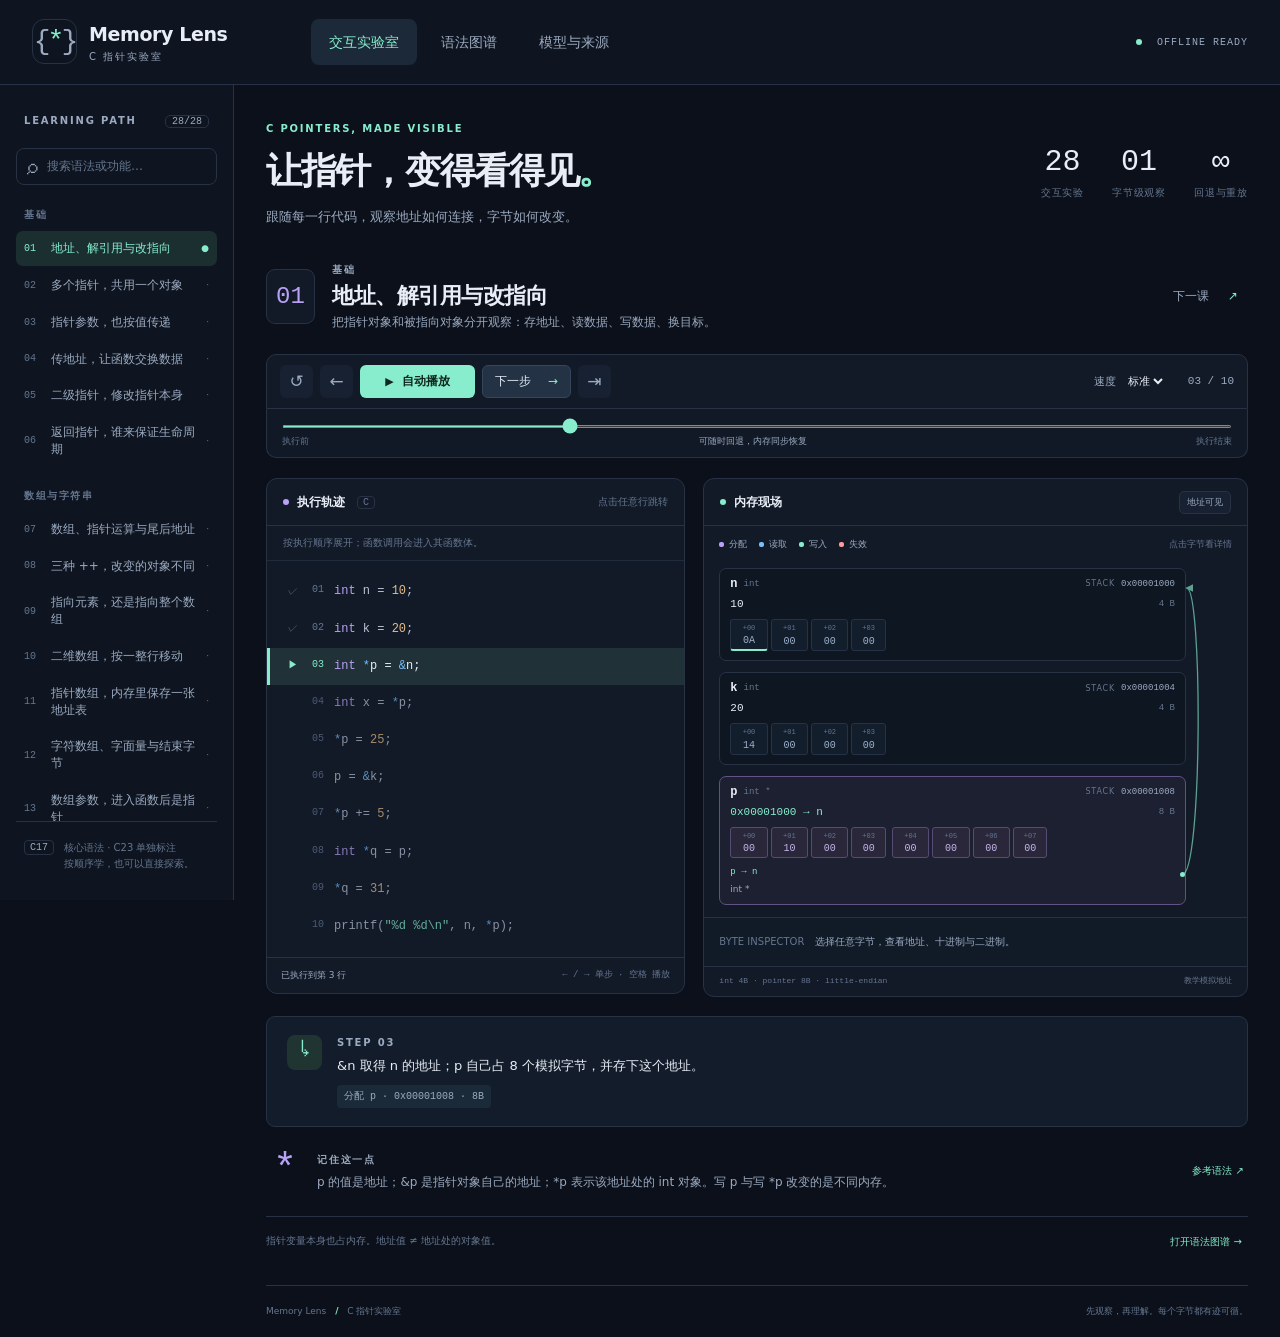
<file: static/c-pointer/index.html>
<!doctype html>
<html lang="zh-CN">
<head>
  <meta charset="UTF-8"><meta name="viewport" content="width=device-width,initial-scale=1">
  <meta name="description" content="逐行探索 C 指针：查看地址、指向关系与每一个字节的变化。离线可用的交互式教学实验室。">
  <title>Memory Lens · C 指针实验室</title>
  <style>
:root{color-scheme:dark;--bg:#0b101a;--surface:#121a28;--surface2:#172131;--border:#273244;--text:#e8edf6;--muted:#9baac0;--dim:#65768f;--mint:#87edcd;--purple:#b9a2f6;--blue:#7abefa;--red:#ff9b9f;--mono:"Cascadia Code","SFMono-Regular",Consolas,"Liberation Mono",monospace;--sans:Inter,"Segoe UI","Microsoft YaHei",system-ui,sans-serif}
*{box-sizing:border-box}body{margin:0;background:var(--bg);color:var(--text);font:14px/1.6 var(--sans)}button,input,select{font:inherit}button,a,input,select{-webkit-tap-highlight-color:transparent}button{cursor:pointer;color:inherit}button:disabled{opacity:.35;cursor:not-allowed}button:focus-visible,a:focus-visible,input:focus-visible,select:focus-visible{outline:2px solid var(--mint);outline-offset:4px}a{color:var(--mint);text-decoration:none}button{border:0}code,.mono{font-family:var(--mono)}.topbar{height:85px;padding:0 32px;display:flex;align-items:center;border-bottom:1px solid var(--border);gap:24px;background:#0e1520;position:relative;z-index:2}.brand{display:flex;align-items:center;gap:12px;color:var(--text);font-size:19px;font-weight:650;letter-spacing:-.4px}.brandmark{font:28px var(--mono);letter-spacing:-4px;border:1px solid var(--border);border-radius:12px;width:45px;height:45px;display:grid;place-items:center;color:var(--muted)}.brandmark b{color:var(--mint)}.brand small{display:block;font-size:10px;color:var(--muted);letter-spacing:2px;font-weight:400}.topnav{display:flex;gap:6px;margin-left:60px}.topnav button{background:transparent;color:var(--muted);padding:12px 18px;border-radius:8px}.topnav button.active{background:#1b2938;color:var(--mint)}.offline{margin-left:auto;color:var(--muted);font:10px var(--mono);letter-spacing:1px;white-space:nowrap}.offline i{display:inline-block;width:6px;height:6px;background:var(--mint);border-radius:50%;margin-right:8px}.app-shell{display:grid;grid-template-columns:234px minmax(0,1fr);min-height:calc(100vh - 85px)}.sidebar{border-right:1px solid var(--border);padding:28px 16px;display:flex;flex-direction:column;background:#0e1520}.sidebar-top{display:flex;justify-content:space-between;align-items:center;padding:0 8px}.eyebrow{font-size:10px;letter-spacing:1.8px;font-weight:650;color:var(--muted)}.mint{color:var(--mint)}.count{font:10px var(--mono);border:1px solid var(--border);border-radius:5px;padding:0 6px;color:var(--muted)}.search{margin:19px 0 22px;display:flex;gap:7px;align-items:center;border:1px solid var(--border);border-radius:8px;padding:7px 10px;color:var(--muted)}.search>span{font-size:21px;line-height:1}.search input{min-width:0;width:100%;font-size:12px;color:var(--text);background:transparent;border:0;outline:none}.search input::placeholder{color:var(--dim)}.nav-group{margin-bottom:21px}.nav-group h3{font-size:10px;color:var(--dim);letter-spacing:1.5px;padding:0 8px;margin:0 0 8px}.lesson-link{display:flex;align-items:center;width:100%;padding:9px 8px;background:transparent;border-radius:7px;color:var(--muted);font-size:12px;text-align:left;gap:9px;line-height:1.4;margin:2px 0}.lesson-link .nav-no{font:10px var(--mono);color:var(--dim);min-width:18px}.lesson-link:hover{background:var(--surface2);color:var(--text)}.lesson-link.active{color:var(--mint);background:#1b2f31}.lesson-link.active .nav-no{color:var(--mint)}.lesson-link .nav-status{margin-left:auto;font-size:9px;color:var(--dim)}.lesson-link.active .nav-status{color:var(--mint)}.sidebar-bottom{display:flex;gap:10px;margin-top:auto;padding:18px 8px 0;border-top:1px solid var(--border);color:var(--dim);font-size:10px;align-items:flex-start}.tiny-chip{border:1px solid var(--border);border-radius:4px;padding:1px 5px;font:10px var(--mono);color:var(--muted)}main{min-width:0;padding:32px 32px 0;max-width:1900px}.page{display:none}.page.active{display:block}.hero{display:flex;align-items:center;justify-content:space-between;gap:25px;margin:4px 0 34px}.hero h1,h1{font-size:36px;letter-spacing:-1.3px;font-weight:620;line-height:1.3;margin:11px 0 12px}h1 span{color:var(--mint)}.hero p,.page-intro{margin:0;color:var(--muted);font-size:13px}.hero-stats{display:flex;gap:28px;flex-shrink:0;text-align:center}.hero-stats strong{font:30px/1 var(--mono);color:var(--text);font-weight:400}.hero-stats small{display:block;font-size:10px;letter-spacing:.8px;color:var(--dim);margin-top:8px}.lesson-heading{display:flex;gap:17px;align-items:center;margin-bottom:22px}.lesson-number{width:49px;height:55px;background:var(--surface);border:1px solid var(--border);border-radius:9px;font:24px var(--mono);color:var(--purple);display:grid;place-items:center;flex-shrink:0}.lesson-heading h2{font-size:22px;line-height:1.5;letter-spacing:-.5px;font-weight:600;margin:1px 0}.lesson-heading p{margin:0;font-size:12px;color:var(--muted);max-width:760px}.quiet-btn{background:transparent;color:var(--muted);margin-left:auto;white-space:nowrap;font-size:12px;padding:10px}.quiet-btn span{margin-left:15px;color:var(--mint)}.controlbar{display:flex;justify-content:space-between;align-items:center;background:var(--surface);border:1px solid var(--border);padding:10px 13px;border-radius:10px 10px 0 0;gap:12px}.transport{display:flex;gap:7px;align-items:center}.icon-btn{width:33px;height:33px;border-radius:6px;background:var(--surface2);color:var(--muted);font-size:17px;line-height:1}.icon-btn:hover,.step-btn:hover{background:#2b3a4c}.play-btn{background:var(--mint);color:#10271f;padding:7px 14px;border-radius:6px;font-size:12px;font-weight:650;min-width:115px;line-height:19px}.play-btn>span:first-child{margin-right:4px;font-size:11px}.step-btn{background:#233244;border:1px solid #35465c;border-radius:6px;padding:6px 12px;font-size:12px;white-space:nowrap}.step-btn span{margin-left:13px;color:var(--mint)}.play-config{display:flex;align-items:center;gap:22px;color:var(--muted);font-size:11px}.play-config select{margin-left:4px;color:var(--text);background:transparent;border:0;font-size:11px}.play-config select option{background:var(--surface)}.timeline-wrap{padding:11px 15px 9px;background:#111926;border:1px solid var(--border);border-top:0;border-radius:0 0 10px 10px;margin-bottom:20px}.timeline-wrap input{width:100%;height:3px;margin:5px 0;display:block;accent-color:var(--mint);cursor:pointer}.timeline-label{display:flex;justify-content:space-between;font-size:9px;color:var(--dim);margin-top:6px}.timeline-label span:nth-child(2){color:var(--muted)}.workspace{display:grid;grid-template-columns:minmax(340px,.87fr) minmax(420px,1.13fr);gap:18px;align-items:start}.panel{background:var(--surface);border:1px solid var(--border);border-radius:11px;overflow:hidden;min-width:0}.panel-top{height:47px;padding:0 16px;display:flex;justify-content:space-between;align-items:center;border-bottom:1px solid var(--border);font-size:12px;font-weight:600}.panel-top>span{display:flex;align-items:center;gap:8px}.panel-dot{width:6px;height:6px;border-radius:50%}.purple{background:var(--purple)}.mint-dot{background:var(--mint)}.panel-top small{font:10px var(--mono);border:1px solid var(--border);border-radius:4px;padding:0 5px;color:var(--dim);margin-left:4px}.panel-top .subtle{font-size:10px;color:var(--dim);font-weight:400}.code-note{font-size:10px;color:var(--dim);padding:9px 16px;border-bottom:1px solid #202b3c}.code-lines{padding:12px 0;max-height:535px;min-height:288px;overflow:auto;scrollbar-color:#34445a transparent;scrollbar-width:thin}.code-line{display:grid;grid-template-columns:22px 28px minmax(0,1fr);width:100%;background:transparent;text-align:left;gap:1px;padding:9px 12px;font:12px/1.6 var(--mono);color:#b9c5d8;position:relative;border-left:3px solid transparent}.line-number{color:var(--dim);font-size:10px;text-align:right;padding-right:9px}.line-marker{color:var(--dim);text-align:center;font-size:10px;align-self:center}.line-code{white-space:pre-wrap;word-break:break-word}.code-line:hover{background:#1b273a}.code-line.completed .line-marker{color:#55667e}.code-line.current{background:#203137;border-left-color:var(--mint);color:var(--text)}.code-line.current .line-marker,.code-line.current .line-number{color:var(--mint)}.code-line.future{opacity:.7}.code-line.failed{border-left-color:var(--red);background:#392730}.tok-keyword{color:var(--purple)}.tok-number{color:#e5be8a}.tok-string{color:var(--mint)}.tok-op{color:var(--blue)}.tok-comment{color:var(--dim)}.code-footer{display:flex;justify-content:space-between;gap:8px;color:var(--dim);font-size:9px;padding:10px 14px;border-top:1px solid var(--border);min-height:36px}.code-footer>span:first-child{color:var(--muted)}.chip-btn{background:var(--surface2);border:1px solid var(--border);font-size:9px;border-radius:5px;padding:3px 7px;color:var(--muted);font-weight:400}.memory-legend{padding:11px 15px 4px;display:flex;align-items:center;gap:12px;font-size:9px;color:var(--muted)}.memory-legend>span{display:flex;align-items:center;gap:5px}.memory-legend i{width:5px;height:5px;border-radius:2px}.legend-new{background:var(--purple)}.legend-read{background:var(--blue)}.legend-write{background:var(--mint)}.legend-dead{background:var(--red)}.legend-hint{margin-left:auto;color:var(--dim)}.memory-stage{position:relative;padding:12px 15px 12px;min-height:241px}.memory-list{padding-right:46px;position:relative;z-index:1}.memory-stage svg{position:absolute;inset:0;width:100%;height:100%;pointer-events:none;z-index:2;overflow:visible}.mem-block{background:#0e1622;border:1px solid var(--border);border-radius:7px;margin-bottom:11px;position:relative;transition:background .18s}.mem-block:last-child{margin-bottom:0}.mem-block.new{border-color:#625285;background:#1d2030}.mem-block.write{border-color:#397d6b;background:#142725}.mem-block.read{border-color:#416b8f}.mem-block.dead{border:1px dashed #694350;opacity:.65}.mem-block.dead .byte{color:var(--dim);text-decoration:line-through}.mem-header{padding:8px 10px 0;display:flex;gap:6px;align-items:center;flex-wrap:wrap;line-height:1.4}.mem-name{font:12px var(--mono);font-weight:600}.mem-type{font:9px var(--mono);color:var(--dim);max-width:150px;overflow:hidden;text-overflow:ellipsis;white-space:nowrap}.region-tag{font-size:8px;letter-spacing:.8px;color:var(--dim);margin-left:auto;text-transform:uppercase}.region-tag.heap{color:#edbc86}.region-tag.static{color:var(--purple)}.region-tag.code{color:var(--blue)}.mem-address{font:9px var(--mono);color:var(--muted)}.mem-value-row{display:flex;justify-content:space-between;gap:7px;align-items:center;padding:5px 10px;font:11px var(--mono);position:relative;min-height:26px}.mem-value{color:var(--text);overflow-wrap:anywhere;white-space:normal}.ptr-chip{color:var(--mint);display:inline-block}.ptr-source{width:5px;height:5px;position:absolute;right:0;top:12px;border-radius:50%;background:var(--mint)}.target-anchor{position:absolute;right:0;top:19px;width:1px;height:1px}.mem-size{font:9px var(--mono);color:var(--dim);flex-shrink:0}.bytes{padding:2px 10px 9px;display:grid;grid-template-columns:repeat(8,minmax(0,1fr));gap:3px;max-width:340px}.byte{border:1px solid #253245;border-radius:3px;background:#121e2c;color:#9db0ca;min-height:30px;padding:4px 0 2px;text-align:center;font:10px/1.2 var(--mono);position:relative}.byte small{display:block;color:#5f7693;font-size:7px;margin-bottom:3px}.byte.was-read{background:#1c344a;border-color:#406588;color:#a2d4fc}.byte.was-written{background:#20483b;border-color:#46826d;color:var(--mint)}.byte.was-new{background:#292739;border-color:#554c74;color:#c4b5eb}.byte.selected{outline:1px solid var(--mint);outline-offset:1px}.byte:hover{background:#2b3a4e;color:var(--text)}.mem-label{font-size:9px;color:var(--muted);padding:0 10px 8px;line-height:1.5}.mem-invalid{font-size:9px;color:var(--red);padding:0 10px 9px}.pointer-detail{font:9px var(--mono);padding:0 10px 6px;color:var(--mint);overflow-wrap:anywhere}.memory-empty{display:flex;align-items:center;justify-content:center;min-height:210px;flex-direction:column;gap:8px;color:var(--muted);font-size:12px}.memory-empty .empty-symbol{font:36px var(--mono);color:#354b65}.memory-empty p{font-size:10px;color:var(--dim);margin:0}.byte-inspector{padding:11px 15px;border-top:1px solid var(--border);font-size:10px;color:var(--muted);min-height:49px;background:#111b28;display:flex;align-items:center;gap:11px;flex-wrap:wrap}.inspect-value{font:18px var(--mono);color:var(--mint)}.inspect-label{font-size:8px;color:var(--dim);display:block;line-height:1.3}.inspect-part{font:10px var(--mono);border-left:1px solid var(--border);padding-left:10px;min-width:58px}.memory-model{display:flex;justify-content:space-between;font-size:8px;color:var(--dim);border-top:1px solid var(--border);padding:8px 15px;gap:8px}.hide-addresses .mem-address{display:none}.step-detail{display:flex;gap:15px;margin-top:19px;padding:18px 20px;border:1px solid var(--border);border-radius:9px;background:#121c2a;align-items:flex-start}.detail-icon{font:22px var(--mono);color:var(--mint);background:#203432;width:35px;height:35px;display:grid;place-items:center;border-radius:8px;flex-shrink:0}.detail-body{flex:1;min-width:0}.step-detail h3{font-size:13px;margin:3px 0 7px;font-weight:500;line-height:1.8}.changes{display:flex;gap:6px;flex-wrap:wrap}.change{font:10px/1.5 var(--mono);color:var(--muted);background:#1b2a39;padding:4px 7px;border-radius:4px}.change.write{color:var(--mint);background:#1d342e}.change.read{color:var(--blue)}.change.danger{color:var(--red);background:#39242e}.step-detail.danger{background:#241923;border-color:#684251}.step-detail.danger .detail-icon{color:var(--red);background:#432831}.console{font:10px/1.7 var(--mono);color:var(--muted);width:27%;border-left:1px solid var(--border);padding-left:15px;word-break:break-word}.console:empty{display:none}.console-title{color:var(--dim);font:9px var(--sans);letter-spacing:1px;margin-bottom:5px}.takeaway{display:flex;gap:17px;align-items:center;padding:20px 4px;border-bottom:1px solid var(--border)}.takeaway-mark{color:var(--purple);font:40px var(--mono);line-height:1;width:30px;text-align:center}.takeaway p{font-size:12px;color:var(--muted);margin:4px 0;max-width:950px}.takeaway a{margin-left:auto;flex-shrink:0;font-size:10px}.lab-bottom{display:flex;justify-content:space-between;font-size:10px;color:var(--dim);padding:16px 0;gap:14px}.lab-bottom button{background:transparent;color:var(--mint);font-size:10px;white-space:nowrap}footer{display:flex;justify-content:space-between;gap:20px;font-size:9px;color:var(--dim);padding:18px 0;border-top:1px solid var(--border);margin-top:18px}footer b{color:var(--mint);padding:0 6px}.page-intro{max-width:950px;line-height:1.9;margin:0 0 25px}.syntax-explainer{display:flex;gap:35px;align-items:center;padding:24px;background:#182330;border:1px solid var(--border);border-radius:10px;margin:24px 0}.syntax-explainer>div{flex:1}.syntax-explainer code{color:var(--mint);font-size:23px}.syntax-explainer p{font-size:12px;color:var(--muted);margin:6px 0 0}.syntax-explainer>span{font:28px var(--mono);color:var(--purple)}.syntax-group{margin:30px 0 15px;font-size:14px;color:var(--purple);font-weight:500}.syntax-grid{display:grid;grid-template-columns:repeat(2,minmax(0,1fr));gap:14px}.syntax-card{padding:19px;background:var(--surface);border:1px solid var(--border);border-radius:10px;min-width:0}.syntax-card-top{display:flex;gap:10px;justify-content:space-between;margin-bottom:12px;align-items:center}.syntax-card h3{font-size:14px;font-weight:550;margin:0}.syntax-card-no{font:10px var(--mono);color:var(--dim)}.syntax-card code{display:block;white-space:pre-wrap;word-break:break-word;color:var(--mint);font-size:12px;background:#0d1621;padding:9px 11px;border-radius:5px;margin-top:5px}.syntax-card p{font-size:11px;line-height:1.9;color:var(--muted)}.syntax-card button{background:transparent;color:var(--purple);font-size:10px;padding:0}.atlas-note{color:var(--muted);font-size:12px;line-height:2.2;border:1px solid var(--border);border-radius:10px;padding:20px;margin:23px 0}.atlas-note code{color:var(--mint);font-size:11px}.model-grid{display:grid;grid-template-columns:repeat(2,minmax(0,1fr));gap:18px}.model-card{padding:25px;background:var(--surface);border:1px solid var(--border);border-radius:10px}.model-index{font:10px var(--mono);color:var(--purple)}.model-card h2{font-size:18px;font-weight:500;margin:12px 0}.model-card p,.source-box p{font-size:12px;color:var(--muted);line-height:1.9}.source-box{padding:25px;background:#14202c;border:1px solid var(--border);border-radius:10px;margin:20px 0}.source-box h2{font-size:18px;font-weight:500;margin:10px 0}.source-links{display:grid;grid-template-columns:repeat(2,minmax(0,1fr));gap:9px}.source-links a{font-size:12px;padding:10px;background:#1b2b39;border-radius:6px}.no-results{color:var(--dim);font-size:12px;padding:20px 8px}
.brandmark{display:inline-flex;align-items:center;justify-content:center;letter-spacing:-3px;white-space:nowrap}.brandmark b{font-weight:500;line-height:1}.pointer-detail{position:relative}.pointer-detail .ptr-source{top:5px}.mem-block.dead .pointer-detail .ptr-source{display:none}.byte.is-target{border-bottom:2px solid var(--mint)}.byte:nth-child(4n){margin-right:3px}
.topbar{position:sticky;top:0;z-index:20}.sidebar{position:sticky;top:85px;height:calc(100vh - 85px);align-self:start;overflow:hidden}#scenario-nav{overflow-y:auto;scrollbar-width:thin;scrollbar-color:#314259 transparent;min-height:0;flex:1;overscroll-behavior:contain}.sidebar-top,.search,.sidebar-bottom{flex-shrink:0}.controlbar{position:sticky;top:85px;z-index:10}.timeline-wrap{position:sticky;top:140px;z-index:9}.code-panel{position:sticky;top:206px}.code-lines{max-height:calc(100vh - 335px)}
@media(min-width:1600px){main{padding:38px 44px 0}.workspace{grid-template-columns:minmax(420px,.9fr) minmax(500px,1.1fr)}.bytes{max-width:380px}.byte{min-height:34px;font-size:11px}.code-line{font-size:13px;padding:11px 16px}.hero h1{font-size:42px}}
@media(max-width:1250px){.app-shell{grid-template-columns:205px minmax(0,1fr)}main{padding:25px 22px 0}.hero-stats{gap:15px}.hero h1{font-size:30px}.workspace{grid-template-columns:minmax(280px,.85fr) minmax(335px,1.15fr);gap:12px}.topnav{margin-left:20px}.memory-list{padding-right:30px}.memory-stage{padding:10px}.bytes{padding-left:7px;padding-right:7px}.byte{font-size:9px}.memory-legend{gap:8px}.legend-hint{display:none}.play-config{gap:10px}.code-line{font-size:11px;padding-left:4px;padding-right:8px;grid-template-columns:18px 24px 1fr}.console{width:24%}.takeaway a{display:none}}
@media(max-width:1040px){.hero-stats{display:none}.workspace{grid-template-columns:1fr}.code-lines{max-height:310px;min-height:160px}.memory-stage{min-height:220px}.memory-list{padding-right:50px;display:grid;grid-template-columns:repeat(2,minmax(0,1fr));gap:10px;align-items:start}.mem-block{margin:0}.bytes{max-width:100%}.topbar{padding:0 20px}.topnav button{padding:10px 12px;font-size:12px}.offline{display:none}.console{width:30%}.step-detail{padding:16px}.syntax-grid{grid-template-columns:1fr}.model-grid{grid-template-columns:1fr}.hero{margin-bottom:24px}.memory-model{font-size:9px}}
@media(max-width:740px){.topbar{height:auto;min-height:80px;padding:14px 17px;flex-wrap:wrap;gap:10px}.brand{font-size:17px}.brand small{font-size:8px}.brandmark{width:37px;height:37px;font-size:24px}.topnav{margin-left:auto;gap:0}.topnav button{padding:8px;font-size:10px}.app-shell{display:block}.sidebar{padding:14px 16px;border-right:0;border-bottom:1px solid var(--border)}.sidebar-top,.sidebar-bottom{display:none}.search{margin:0 0 8px;padding:6px 10px}#scenario-nav{display:flex;gap:6px;overflow-x:auto;max-height:88px;padding-bottom:4px}.nav-group{display:contents}.nav-group h3{display:none}.lesson-link{flex-shrink:0;width:auto;max-width:230px;white-space:nowrap;padding:8px}.lesson-link .nav-status{display:none}main{padding:23px 16px 0}.hero h1,h1{font-size:28px;letter-spacing:-1px}.hero p{font-size:11px}.hero{margin-bottom:26px}.eyebrow{font-size:9px}.lesson-heading h2{font-size:18px}.lesson-heading p{font-size:11px}.lesson-number{width:39px;height:45px;font-size:20px}.lesson-heading{gap:11px}.quiet-btn{display:none}.controlbar{flex-wrap:wrap;padding:9px}.transport{flex:1;justify-content:space-between;gap:5px}.play-config{width:100%;justify-content:space-between;padding:0 3px}.play-btn{padding:6px 10px;min-width:104px}.step-btn{padding:6px 9px}.timeline-label{font-size:8px}.workspace{gap:13px}.code-line{font-size:11px;padding:8px;grid-template-columns:20px 26px 1fr}.code-note{font-size:9px}.memory-list{grid-template-columns:1fr;padding-right:41px}.memory-stage{padding:12px}.byte{font-size:11px;min-height:34px}.bytes{max-width:350px}.memory-legend{gap:12px;padding:11px 14px 4px}.step-detail{gap:10px;flex-wrap:wrap;padding:14px}.detail-icon{width:29px;height:29px;font-size:19px}.step-detail h3{font-size:12px}.console{width:100%;border:0;border-top:1px solid var(--border);margin-top:6px;padding:10px 0 0}.takeaway{gap:10px}.takeaway p{font-size:11px}.lab-bottom{font-size:9px;align-items:start}footer{font-size:8px}footer>span:last-child{display:none}.syntax-explainer{gap:14px;padding:17px}.syntax-explainer code{font-size:16px}.syntax-explainer p{font-size:10px}.syntax-explainer>span{font-size:21px}.model-card,.source-box{padding:20px}.source-links{grid-template-columns:1fr}.atlas-note{padding:17px;font-size:11px}}
@media(prefers-reduced-motion:reduce){*{scroll-behavior:auto!important;transition:none!important}}
@media(max-width:1040px){.code-panel{position:static}.code-lines{max-height:310px;min-height:160px}}
@media(max-width:740px){.topbar{position:static}.sidebar{position:static;height:auto;overflow:hidden}#scenario-nav{overflow-x:auto;overflow-y:hidden;max-height:88px}.controlbar{top:0}.timeline-wrap{top:84px}.code-panel{position:static}}

</style>
</head>
<body>
  <header class="topbar">
    <a class="brand" href="#lab" data-tab="lab" aria-label="C 指针实验室首页"><span class="brandmark">{<b>*</b>}</span><span>Memory Lens<small>C 指针实验室</small></span></a>
    <nav class="topnav" aria-label="页面导航"><button class="active" data-tab="lab">交互实验室</button><button data-tab="syntax">语法图谱</button><button data-tab="model">模型与来源</button></nav>
    <span class="offline"><i></i> OFFLINE READY</span>
  </header>
  <div class="app-shell">
    <aside class="sidebar">
      <div class="sidebar-top"><span class="eyebrow">LEARNING PATH</span><span id="scenario-total" class="count"></span></div>
      <label class="search"><span aria-hidden="true">⌕</span><input id="search" type="search" placeholder="搜索语法或功能…" aria-label="搜索实验"></label>
      <div id="scenario-nav"></div>
      <div class="sidebar-bottom"><span class="tiny-chip">C17</span><span>核心语法 · C23 单独标注<br>按顺序学，也可以直接探索。</span></div>
    </aside>
    <main>
      <section id="lab" class="page active">
        <div class="hero"><div><div class="eyebrow mint">C POINTERS, MADE VISIBLE</div><h1>让指针，变得看得见<span>。</span></h1><p>跟随每一行代码，观察地址如何连接，字节如何改变。</p></div><div class="hero-stats"><div><strong id="stat-scenarios">25</strong><small>交互实验</small></div><div><strong>01</strong><small>字节级观察</small></div><div><strong>∞</strong><small>回退与重放</small></div></div></div>
        <div class="lesson-heading"><div class="lesson-number" id="lesson-number">01</div><div><div id="lesson-category" class="eyebrow"></div><h2 id="lesson-title"></h2><p id="lesson-description"></p></div><button id="next-lesson" class="quiet-btn">下一课 <span>↗</span></button></div>
        <div class="controlbar">
          <div class="transport"><button id="reset" class="icon-btn" title="回到执行前" aria-label="回到执行前">↺</button><button id="back" class="icon-btn" title="上一步（←）" aria-label="上一步">←</button><button id="play" class="play-btn" aria-label="自动播放"><span id="play-icon">▶</span> <span id="play-label">自动播放</span></button><button id="forward" class="step-btn">下一步 <span>→</span></button><button id="end" class="icon-btn" title="执行到结尾" aria-label="执行到结尾">⇥</button></div>
          <div class="play-config"><label>速度 <select id="speed" aria-label="播放速度"><option value="1800">慢速</option><option value="1000" selected>标准</option><option value="500">快速</option></select></label><span id="step-count" class="mono"></span></div>
        </div>
        <div class="timeline-wrap"><input id="timeline" type="range" min="0" value="0" aria-label="执行步骤时间轴"><div class="timeline-label"><span>执行前</span><span id="execution-status">可随时回退，内存同步恢复</span><span>执行结束</span></div></div>
        <div class="workspace">
          <section class="panel code-panel"><div class="panel-top"><span><i class="panel-dot purple"></i> 执行轨迹 <small>C</small></span><span class="subtle">点击任意行跳转</span></div><div class="code-note">按执行顺序展开；函数调用会进入其函数体。</div><div id="code-lines" class="code-lines"></div><div class="code-footer"><span id="code-current"></span><span class="mono">← / → 单步 · 空格 播放</span></div></section>
          <section class="panel memory-panel"><div class="panel-top"><span><i class="panel-dot mint-dot"></i> 内存现场</span><button id="addresses" class="chip-btn" aria-pressed="true">地址可见</button></div><div class="memory-legend"><span><i class="legend-new"></i>分配</span><span><i class="legend-read"></i>读取</span><span><i class="legend-write"></i>写入</span><span><i class="legend-dead"></i>失效</span><span class="legend-hint">点击字节看详情</span></div><div id="memory-stage" class="memory-stage"><svg id="pointer-arrows" aria-hidden="true"></svg><div id="memory-list" class="memory-list"></div></div><div id="byte-inspector" class="byte-inspector"></div><div class="memory-model"><span class="mono">int 4B · pointer 8B · little-endian</span><span>教学模拟地址</span></div></section>
        </div>
        <div class="step-detail"><div class="detail-icon" id="detail-icon">↳</div><div class="detail-body"><div class="eyebrow" id="detail-title">THIS STEP</div><h3 id="step-explanation"></h3><div id="changes" class="changes"></div></div><div id="console" class="console"></div></div>
        <div class="takeaway"><span class="takeaway-mark">*</span><div><span class="eyebrow">记住这一点</span><p id="takeaway"></p></div><a id="lesson-source" target="_blank" rel="noopener">参考语法 ↗</a></div>
        <div class="lab-bottom"><span>指针变量本身也占内存。地址值 ≠ 地址处的对象值。</span><button data-tab="syntax">打开语法图谱 →</button></div>
      </section>
      <section id="syntax" class="page"><div class="eyebrow mint">THE POINTER ATLAS</div><h1>一张图谱，读懂指针语法<span>。</span></h1><p class="page-intro">从声明中的名字出发：先看括号，再看后缀 [] / ()，最后看 *。每条语法都有对应的内存实验。</p><div class="syntax-explainer"><div><code>int *p[3];</code><p>p 是数组 → 有 3 个元素 → 每个元素是 int 指针。</p></div><span>≠</span><div><code>int (*p)[3];</code><p>p 是指针 → 指向一个含 3 个 int 的完整数组。</p></div></div><div id="syntax-cards" class="syntax-cards"></div><div class="atlas-note"><b>声明小陷阱：</b><code>int *p, q;</code> 只让 p 成为指针，q 仍然是 int。<code>*</code> 属于每个声明符。<br><b>函数参数：</b><code>void f(int a[10]);</code> 的 a 调整为 int *；函数内 sizeof(a) 得到指针大小，长度需要另外传入。<br><b>打印地址：</b><code>printf("%p", (void *)p);</code> 适用于对象指针；%p 的文本形式由实现决定。函数指针没有通用的 %p 可移植打印方式。</div></section>
      <section id="model" class="page"><div class="eyebrow mint">A MODEL YOU CAN TRUST</div><h1>看清模型，也看清边界<span>。</span></h1><p class="page-intro">这里展示的是受控的逐步教学模型。它把 C 语义转为可观察的状态，不编译或执行任意 C 程序。</p><div class="model-grid"><article class="model-card"><span class="model-index">01 / REPRESENTATION</span><h2>明确的表示约定</h2><p>模型使用 8 位字节、4 字节 int、8 字节对象指针与函数指针、8 字节 size_t / ptrdiff_t、1 字节字符和 bool，以及小端序。模拟函数地址只表示符号，不伪造机器指令。</p><p>C 标准并不保证这些大小、指针表示、字节序或全零空指针。NULL 在本模型显示为全零；这是模型约定。</p></article><article class="model-card"><span class="model-index">02 / ADDRESS SPACE</span><h2>让地址帮助你理解</h2><p>栈从 0x1000、静态区从 0x4000、堆从 0x8000、代码符号区从 0xC000 开始。对象按模型中的自然对齐分配，数组元素连续。</p><p>真实实现的局部对象顺序、地址、结构体填充以及 malloc / realloc 行为可能不同。成功、失败和搬迁路径在各示例中明确选择。静态对象和函数符号在第一次相关步骤引入视图，这并不表示它们的存储期在该语句才开始。</p></article><article class="model-card"><span class="model-index">03 / LIFETIME</span><h2>失效，不等于被清零</h2><p>?? 表示未初始化或不确定的字节。free 或作用域结束后，对象标为失效，保留的字节只作历史回看，不能继续读取。指向结束生命周期对象的指针值变为不确定；原地址仅作历史标签。</p><p>free 不会自动把指针置 NULL，也不保证物理字节被擦除。只有显式赋值 p = NULL 才会改写 p。</p></article><article class="model-card"><span class="model-index">04 / SAFETY</span><h2>停止展示不保证的结果</h2><p>到达未定义行为时，演示在违规操作前停止。它不会替 C 标准指定“崩溃”“乱码”或某个输出。类型约束违规单独标为需要编译诊断，不能当成正常运行。</p><p>示例按动态执行顺序展开，函数体内每个演示语句分别执行。这里的代码片段需要适当头文件和入口才能构成完整 C 程序。</p></article></div><div class="source-box"><div class="eyebrow">REFERENCE LIBRARY</div><h2>参考资料</h2><p>C17 为核心；C23 的 nullptr 等新增特性单独列出。以下链接需要联网，实验本身完全离线可用。</p><div id="source-links"></div></div></section>
      <footer><span>Memory Lens <b>/</b> C 指针实验室</span><span>先观察，再理解。每个字节都有迹可循。</span></footer>
    </main>
  </div>
  <script>
/* Deterministic teaching memory. This is not a C compiler or a host-memory reader. */
(function (global) {
  'use strict';
  const sizes = {int:4,char:1,'unsigned char':1,bool:1,ptr:8,size_t:8,ptrdiff_t:8,function:1};
  const Stop = class extends Error {};
  const baseType = t => t.endsWith('[]') ? t.slice(0,-2) : t;
  const hex = n => n == null ? 'NULL' : '0x'+Number(n).toString(16).toUpperCase().padStart(8,'0');
  class Memory {
    constructor() {
      this.rows=[]; this.next={stack:0x1000,static:0x4000,heap:0x8000,code:0xC000};
      this.events=[]; this.output=[]; this.diagnostic=null;
    }
    startStep(){this.events=[];}
    row(name){const r=this.rows.findLast(r=>r.name===name); if(!r)throw Error('Unknown object: '+name); return r;}
    addr(name,offset=0){return this.row(name).address+offset;}
    locate(address,size=1){return this.rows.findLast(r=>address>=r.address && address+size<=r.address+r.size);}
    alloc(name,type,value,opts={}){
      const region=opts.region||'stack', unit=sizes[baseType(type)];
      if(!unit)throw Error('Unknown type: '+type);
      let values=typeof value==='string' && type==='char[]' ? Array.from(value,c=>c.charCodeAt(0)) : value;
      const size=opts.size || (type.endsWith('[]') ? unit*(values?.length||1) : unit);
      const alignment=type==='function'?1:Math.min(unit,8);
      const address=opts.address ?? Math.ceil(this.next[region]/alignment)*alignment;
      if(this.rows.some(r=>r.status==='live'&&address<r.address+r.size&&address+size>r.address))throw Error('Overlapping allocation: '+name);
      this.next[region]=Math.max(this.next[region],address+size);
      const r={name,type,address,size,region,status:'live',readonly:!!opts.readonly,label:opts.label||'',fields:opts.fields||[],scope:opts.scope||'',bytes:Array(size).fill(null),pointers:[],value:values};
      this.rows.push(r);
      if(type==='function'){r.value=value;}
      else if(type.endsWith('[]')){if(values!==undefined)values.forEach((v,i)=>this.encode(r,i*unit,baseType(type),v));}
      else this.encode(r,0,type,values);
      this.events.push({action:'alloc',address,size,name,before:'未分配',after:this.describe(r)});return address;
    }
    encode(r,offset,type,value){
      const size=sizes[type]; if(value===undefined){r.bytes.fill(null,offset,offset+size);if(type==='ptr')r.pointers.push({offset,value:undefined});return;}
      let n=BigInt(value===null?0:value); n=BigInt.asUintN(size*8,n);
      for(let i=0;i<size;i++)r.bytes[offset+i]=Number((n>>BigInt(i*8))&255n);
      if(type==='ptr'){
        const old=r.pointers.find(p=>p.offset===offset);
        let target=this.rows.findLast(x=>x!==r&&x.status==='live'&&x.address===value)||this.rows.findLast(x=>x!==r&&x.status==='live'&&value>x.address&&value<=x.address+x.size);
        const oldTarget=old?.targetName?this.rows.findLast(x=>x.name===old.targetName&&x.status==='live'):null;
        const arithmetic=/(?:\+\+|--|\+=|-=|\+\s*\d)/.test(this.currentCode||'');
        if(arithmetic&&oldTarget&&value>=oldTarget.address&&value<=oldTarget.address+oldTarget.size)target=oldTarget;
        for(const x of this.rows){if(x.type.endsWith('[]')&&x.status==='live'&&value>=x.address&&value<=x.address+x.size&&new RegExp('\\b'+x.name.replace(/[.*+?^${}()|[\]\\]/g,'\\$&')+'\\s*\\+').test(this.currentCode||''))target=x;}
        r.pointers=r.pointers.filter(p=>p.offset!==offset);r.pointers.push({offset,value:value===0?null:value,invalid:false,targetName:target?.name,ownerLabel:r.label});
      }
    }
    decode(r,offset,type){
      const size=sizes[type]; const bytes=r.bytes.slice(offset,offset+size);
      if(bytes.some(v=>v===null))return undefined;
      let n=0n;for(let i=0;i<size;i++)n|=BigInt(bytes[i])<<BigInt(i*8);
      if(type==='int'||type==='ptrdiff_t')n=BigInt.asIntN(size*8,n);
      return type==='ptr'&&n===0n?null:Number(n);
    }
    read(where,type){
      const named=typeof where==='string', r=named?this.row(where):this.locate(where,sizes[type||'int']);
      const t=type||(named?baseType(r.type):'int'),address=named?r.address:where;
      if(!r||r.status!=='live')this.fail('读取不属于存活对象的内存。');
      const size=sizes[t];if(!size)throw Error('Unknown read type: '+t);
      if(address+size>r.address+r.size)this.fail('读取超出对象边界。');
      const value=this.decode(r,address-r.address,t);
      if(value===undefined)this.fail('尝试读取不确定值；此教学示例在这里停止，不展示伪造结果。');
      this.events.push({action:'read',address,size,name:r.name,value,type:t});return value;
    }
    write(name,value){const r=this.row(name);return this.writeAt(r.address,baseType(r.type),value);}
    writeAt(address,type,value){
      const size=sizes[type],r=this.locate(address,size);
      if(!r||r.status!=='live')this.fail('写入不属于存活对象的内存。');
      if(r.readonly)this.fail('修改不可写对象（例如字符串字面量）是未定义行为。');
      const offset=address-r.address,before=this.decode(r,offset,type);
      this.encode(r,offset,type,value);
      if(r.type.endsWith('[]')){const u=sizes[baseType(r.type)];r.value=Array.from({length:Math.floor(r.size/u)},(_,i)=>this.decode(r,i*u,baseType(r.type)));}
      else r.value=this.decode(r,0,baseType(r.type));
      this.events.push({action:'write',address,size,name:r.name,before,after:value,type});return value;
    }
    endLifetime(r,status){
      r.status=status;
      this.rows.filter(owner=>owner.status==='live').forEach(owner=>owner.pointers.forEach(p=>{
        if(typeof p.value==='number'&&(p.targetName?p.targetName===r.name:(p.value>=r.address&&p.value<r.address+r.size))){p.invalid=true;owner.bytes.fill(null,p.offset,p.offset+8);}
      }));
      this.events.push({action:status,address:r.address,size:r.size,name:r.name,before:'存活',after:'生命周期结束'});
    }
    free(where){
      if(where===null||where===0){this.log('free(NULL)：无操作。');return;}
      const r=typeof where==='string'?this.row(where):this.rows.findLast(r=>r.address===where&&r.region==='heap');
      if(!r||r.region!=='heap'||r.status!=='live')this.fail('只能释放尚未释放的动态分配块的起始指针。');
      this.endLifetime(r,'freed');
    }
    expire(name){this.endLifetime(this.row(name),'expired');}
    log(text){this.output.push(String(text));this.events.push({action:'output',text:String(text)});}
    fail(message,kind='ub'){this.diagnostic={message,kind};throw new Stop(message);}
    describe(r){
      if(r.type==='function')return String(r.value);
      if(r.type==='ptr'){const p=r.pointers.find(p=>p.offset===0);return p?.invalid?'不确定（原 '+hex(p.value)+'）':p?.value===undefined?'未初始化':hex(p.value);}
      if(r.type.endsWith('[]')){
        const u=sizes[baseType(r.type)],vals=Array.from({length:Math.floor(r.size/u)},(_,i)=>this.decode(r,i*u,baseType(r.type)));
        if(r.type==='char[]')return '"'+vals.map(v=>v===undefined?'?':v===0?'\\0':String.fromCharCode(v)).join('')+'"';
        return '['+vals.map(v=>v===undefined?'?':r.type==='ptr[]'?hex(v):v).join(', ')+']';
      }
      const v=this.decode(r,0,r.type);return v===undefined?'未初始化':String(v);
    }
    snapshot(){return JSON.parse(JSON.stringify({rows:this.rows.map(r=>({...r,display:this.describe(r)})),events:this.events,output:this.output,diagnostic:this.diagnostic}));}
  }
  function simulate(scenario){
    const m=new Memory(),snapshots=[m.snapshot()];
    for(const step of scenario.steps){
      m.startStep();m.currentCode=step.code;try{step.run?.(m);}catch(e){if(!(e instanceof Stop))throw Error(scenario.id+' / '+step.code+': '+e.message);}
      snapshots.push(m.snapshot());if(m.diagnostic)break;
    }
    return snapshots;
  }
  global.PointerMemory={Memory,simulate,hex,sizes};
})(typeof window==='undefined'?globalThis:window);

</script><script>
/* C17 pointer lessons. Each entry follows execution order, including expanded calls. */
(function (global) {
  'use strict';
  const source = 'https://en.cppreference.com/w/c/language/pointer.html';
  const ptr = (m, name) => m.read(name, 'ptr');
  const deref = (m, name, type = 'int') => m.read(ptr(m, name), type);
  const textAt = (m, address) => {
    let n = 0;
    while (m.read(address + n, 'char') !== 0) n++;
    return n;
  };

  const scenarios = [
    {
      id: 'address', no: 1, title: '地址、解引用与改指向', category: '基础',
      description: '把指针对象和被指向对象分开观察：存地址、读数据、写数据、换目标。',
      syntax: ['int *p = &n;', 'int x = *p;', '*p = 25;', 'p = &k;'],
      takeaway: 'p 的值是地址；&p 是指针对象自己的地址；*p 表示该地址处的 int 对象。写 p 与写 *p 改变的是不同内存。', source,
      steps: [
        { code: 'int n = 10;', text: '创建 int 对象 n，4 个字节保存 10：低地址字节是 0A。', run: m => m.alloc('n', 'int', 10) },
        { code: 'int k = 20;', text: '创建另一个独立 int 对象 k。', run: m => m.alloc('k', 'int', 20) },
        { code: 'int *p = &n;', text: '&n 取得 n 的地址；p 自己占 8 个模拟字节，并存下这个地址。', run: m => m.alloc('p', 'ptr', m.addr('n'), { label: 'int *' }) },
        { code: 'int x = *p;', text: '先从 p 读取目标地址，再从该地址读取 int；x 得到 10。n 和 p 都没有被修改。', run: m => m.alloc('x', 'int', deref(m, 'p')) },
        { code: '*p = 25;', text: '沿 p 找到 n，修改 n 的 4 个字节；p 的地址值保持不变。', run: m => m.writeAt(ptr(m, 'p'), 'int', 25) },
        { code: 'p = &k;', text: '只改写 p 保存的地址；箭头从 n 移到 k，n 仍是 25。', run: m => m.write('p', m.addr('k')) },
        { code: '*p += 5;', text: '读取当前目标 k 的 20，再把 25 写回 k。', run: m => { const a = ptr(m, 'p'); m.writeAt(a, 'int', m.read(a, 'int') + 5); } },
        { code: 'int *q = p;', text: '复制 p 的地址值到独立指针对象 q；并没有复制 k 对象。', run: m => m.alloc('q', 'ptr', ptr(m, 'p'), { label: 'int *' }) },
        { code: '*q = 31;', text: 'q 和 p 指向同一个 k，所以通过 q 写入后，通过 p 也能读到 31。', run: m => m.writeAt(ptr(m, 'q'), 'int', 31) },
        { code: 'printf("%d %d\\n", n, *p);', text: '最后 n 是 25，p 的当前目标 k 是 31。输出只是读取，不改写这些对象。', run: m => m.log(m.read('n') + ' ' + deref(m, 'p')) }
      ]
    },
    {
      id: 'alias', no: 2, title: '多个指针，共用一个对象', category: '基础',
      description: '观察别名：两份地址值可以指向同一份数据。',
      syntax: ['int *q = p;', 'p == q', '*q = 42;', 'q = NULL;'],
      takeaway: '复制指针会产生新的指针对象，却不会产生新的被指向对象。修改目标会被所有有效别名观察到；修改某一个指针不会改动其它指针。', source,
      steps: [
        { code: 'int n = 7;', text: '创建唯一的数据对象 n。', run: m => m.alloc('n', 'int', 7) },
        { code: 'int *p = &n;', text: 'p 保存 n 的地址。', run: m => m.alloc('p', 'ptr', m.addr('n'), { label: 'int *' }) },
        { code: 'int *q = p;', text: 'q 保存相同地址；此时两条箭头都指向 n。', run: m => m.alloc('q', 'ptr', ptr(m, 'p'), { label: 'int *' }) },
        { code: 'int same = (p == q);', text: '两个指针指向同一对象，地址比较结果为 1。', run: m => m.alloc('same', 'int', +(ptr(m, 'p') === ptr(m, 'q'))) },
        { code: '*p = 42;', text: '通过 p 修改 n；q 的字节没变，但它观察到的目标值也变成 42。', run: m => m.writeAt(ptr(m, 'p'), 'int', 42) },
        { code: 'int x = *q;', text: '通过 q 读取同一对象，x 得到 42。', run: m => m.alloc('x', 'int', deref(m, 'q')) },
        { code: 'q = NULL;', text: '把 q 改成空指针，仅移除 q 的箭头；n 没有被释放，p 也没有改变。', run: m => m.write('q', null) },
        { code: '*p = 11;', text: 'p 仍指向存活的 n，因此这次写入有效。', run: m => m.writeAt(ptr(m, 'p'), 'int', 11) },
        { code: 'printf("%d\\n", n);', text: '输出 11。q 为 NULL 并不会使其它有效指针失效。', run: m => m.log(m.read('n')) }
      ]
    },
    {
      id: 'pass-value', no: 3, title: '指针参数，也按值传递', category: '基础',
      description: '进入函数，看到独立的形参指针；修改形参指向与修改目标对象的差别。',
      syntax: ['void move(int *q, int *dst);', 'move(p, &k);', 'q = dst;', '*q = 99;'],
      takeaway: 'C 的实参按值传递。形参 q 是 p 的地址值副本；q = dst 不会改 p，但 *q = 99 会改 q 当前指向的对象。代码按调用后的实际执行顺序展开。', source,
      steps: [
        { code: 'void move(int *q, int *dst);', text: '函数原型只声明参数类型，此行不创建形参对象。' },
        { code: 'int n = 1;', text: '调用者创建 n。', run: m => m.alloc('n', 'int', 1) },
        { code: 'int k = 2;', text: '调用者创建 k。', run: m => m.alloc('k', 'int', 2) },
        { code: 'int *p = &n;', text: '调用者的 p 指向 n。', run: m => m.alloc('p', 'ptr', m.addr('n'), { label: 'int * · 调用者' }) },
        { code: 'move(p, &k);', kind: 'call', text: '进入 move：读取 p 的值，复制到新形参 q；dst 保存 &k。三个指针对象彼此独立。', run: m => { m.alloc('q', 'ptr', ptr(m, 'p'), { scope: 'move', label: 'int * · 形参' }); m.alloc('dst', 'ptr', m.addr('k'), { scope: 'move', label: 'int * · 形参' }); } },
        { code: 'void move(int *q, int *dst)', text: '展开正在执行的函数。形参内存已在调用步骤创建。' },
        { code: '{', text: '进入函数体，尚未修改数据。' },
        { code: 'q = dst;', text: '只改写形参 q 的地址值，使 q 指向 k；调用者的 p 仍指向 n。', run: m => m.write('q', ptr(m, 'dst')) },
        { code: '*q = 99;', text: '沿现在的 q 写入 k；这是对调用者对象的真实修改。', run: m => m.writeAt(ptr(m, 'q'), 'int', 99) },
        { code: '}', kind: 'return', text: 'move 返回，形参 q 和 dst 生命周期结束；调用者的 n、k、p 仍存活。', run: m => { m.expire('q'); m.expire('dst'); } },
        { code: '*p = 7;', text: '返回调用者后，p 仍指向 n，所以被改成 7 的是 n。', run: m => m.writeAt(ptr(m, 'p'), 'int', 7) },
        { code: 'printf("%d %d\\n", n, k);', text: '最终输出 7 99：换形参地址与通过形参写目标，是两个不同操作。', run: m => m.log(m.read('n') + ' ' + m.read('k')) }
      ]
    },
    {
      id: 'swap', no: 4, title: '传地址，让函数交换数据', category: '基础',
      description: '逐行进入 swap：参数地址、临时值和两次目标写入都可见。',
      syntax: ['void swap(int *x, int *y);', 'swap(&a, &b);', 'int t = *x;', '*x = *y;', '*y = t;'],
      takeaway: '把 &a 和 &b 传入函数，形参保存调用者对象的地址；通过 *x、*y 改写调用者的对象，交换真正发生在 a 和 b 的内存中。', source,
      steps: [
        { code: 'void swap(int *x, int *y);', text: '函数原型；没有运行时内存变化。' },
        { code: 'int a = 3;', text: '调用者创建 a，初值 3。', run: m => m.alloc('a', 'int', 3) },
        { code: 'int b = 9;', text: '调用者创建 b，初值 9。', run: m => m.alloc('b', 'int', 9) },
        { code: 'swap(&a, &b);', kind: 'call', text: '进入 swap；形参 x 保存 &a，形参 y 保存 &b。', run: m => { m.alloc('x', 'ptr', m.addr('a'), { scope: 'swap', label: 'int * · 形参' }); m.alloc('y', 'ptr', m.addr('b'), { scope: 'swap', label: 'int * · 形参' }); } },
        { code: 'void swap(int *x, int *y)', text: '按执行顺序展开函数定义。' },
        { code: '{', text: '进入函数体。' },
        { code: 'int t = *x;', text: '读取 x 指向的 a，把原值 3 保存到独立局部变量 t。', run: m => m.alloc('t', 'int', deref(m, 'x'), { scope: 'swap' }) },
        { code: '*x = *y;', text: '读取 b 的 9，写入 a。临时变量 t 仍保存原来的 3。', run: m => { const to = ptr(m, 'x'); m.writeAt(to, 'int', deref(m, 'y')); } },
        { code: '*y = t;', text: '读取 t 的 3，写入 b；交换完成。', run: m => m.writeAt(ptr(m, 'y'), 'int', m.read('t')) },
        { code: '}', kind: 'return', text: '函数返回；x、y、t 生命周期结束，a 和 b 保留交换后的值。', run: m => { m.expire('x'); m.expire('y'); m.expire('t'); } },
        { code: 'printf("%d %d\\n", a, b);', text: '调用者观察到 9 3。', run: m => m.log(m.read('a') + ' ' + m.read('b')) }
      ]
    },
    {
      id: 'double-pointer', no: 5, title: '二级指针，修改指针本身', category: '基础',
      description: '箭头连成两级：pp 指向 p，p 指向 int；函数可以改写调用者的 p。',
      syntax: ['int **pp = &p;', '**pp = 6;', 'void rebind(int **out, int *dst);', '*out = dst;'],
      takeaway: '要修改调用者的 int * 变量，传它的地址 int **。*pp 是指针对象 p；**pp 才是 p 指向的 int 对象。', source,
      steps: [
        { code: 'void rebind(int **out, int *dst);', text: '声明函数：out 指向 int * 对象，dst 指向 int 对象。' },
        { code: 'int a = 5;', text: '创建 a。', run: m => m.alloc('a', 'int', 5) },
        { code: 'int b = 8;', text: '创建 b。', run: m => m.alloc('b', 'int', 8) },
        { code: 'int *p = &a;', text: '第一级：p 保存 a 的地址。', run: m => m.alloc('p', 'ptr', m.addr('a'), { label: 'int *' }) },
        { code: 'int **pp = &p;', text: '第二级：pp 保存的是 p 自己的地址，建立 pp → p → a 的链。', run: m => m.alloc('pp', 'ptr', m.addr('p'), { label: 'int **' }) },
        { code: '**pp = 6;', text: '读取 pp 找到 p，再读取 p 找到 a；最终只写入 a 的 4 个字节。', run: m => { const pObject = ptr(m, 'pp'); const a = m.read(pObject, 'ptr'); m.writeAt(a, 'int', 6); } },
        { code: 'rebind(pp, &b);', kind: 'call', text: 'out 获得 p 的地址；dst 获得 b 的地址。函数现在能够定位调用者的指针对象 p。', run: m => { m.alloc('out', 'ptr', ptr(m, 'pp'), { scope: 'rebind', label: 'int ** · 形参' }); m.alloc('dst', 'ptr', m.addr('b'), { scope: 'rebind', label: 'int * · 形参' }); } },
        { code: 'void rebind(int **out, int *dst)', text: '展开函数定义；接下来修改的是 *out，也就是调用者的 p。' },
        { code: '{', text: '进入函数体。' },
        { code: '*out = dst;', text: '沿 out 定位 p，把 b 的地址写进 p。p 的 8 个字节改变，a 和 b 的整数值都不改变。', run: m => m.writeAt(ptr(m, 'out'), 'ptr', ptr(m, 'dst')) },
        { code: '}', kind: 'return', text: '函数形参结束生命周期；调用者的 pp 仍指向 p，而 p 已经指向 b。', run: m => { m.expire('out'); m.expire('dst'); } },
        { code: '*p = 30;', text: 'p 的新目标是 b，因此 b 变成 30。', run: m => m.writeAt(ptr(m, 'p'), 'int', 30) },
        { code: '**pp += 1;', text: '沿两级链读到 b 的 30，再写回 31；pp 和 p 的地址值保持不变。', run: m => { const target = m.read(ptr(m, 'pp'), 'ptr'); m.writeAt(target, 'int', m.read(target, 'int') + 1); } }
      ]
    },
    {
      id: 'arithmetic', no: 6, title: '数组、指针运算与尾后地址', category: '数组与字符串',
      description: '按元素移动，按元素计算距离；合法尾后地址可以形成，但不能用于取值。',
      syntax: ['int *p = a;', 'p += 2;', 'q - p', 'p < q', 'p[i] == *(p + i)', 'int *end = a + 4;'],
      takeaway: 'int * 加 1 移动 sizeof(int) 个字节。减法和有序比较应在同一数组范围内使用（包括尾后指针）；尾后指针不指向可解引用的元素。', source,
      steps: [
        { code: 'int a[4] = {10, 20, 30, 40};', text: '4 个 int 连续排列，共 16 个字节；每个元素占 4 字节。', run: m => m.alloc('a', 'int[]', [10, 20, 30, 40], { label: 'int[4]' }) },
        { code: 'int *p = a;', text: 'a 在此表达式中转换为首元素地址；p 指向 a[0]。', run: m => m.alloc('p', 'ptr', m.addr('a'), { label: 'int *' }) },
        { code: 'int *q = a + 3;', text: 'a + 3 是第 4 个元素的地址，偏移 3 × 4 = 12 字节。', run: m => m.alloc('q', 'ptr', m.addr('a', 12), { label: 'int *' }) },
        { code: 'p += 2;', text: 'p 前进 2 个 int，地址增加 8 字节，指向 a[2]；数组内容不变。', run: m => m.write('p', ptr(m, 'p') + 8) },
        { code: 'ptrdiff_t d = q - p;', text: '指针差的单位是元素：12 字节与 8 字节偏移相差 1 个 int，因此 d = 1。', run: m => m.alloc('d', 'ptrdiff_t', (ptr(m, 'q') - ptr(m, 'p')) / 4) },
        { code: 'int before = (p < q);', text: 'p 和 q 属于同一数组；a[2] 位于 a[3] 前面，结果为 1。', run: m => m.alloc('before', 'int', +(ptr(m, 'p') < ptr(m, 'q'))) },
        { code: 'p--;', text: '指针后退一个 int，地址减少 4 字节，现在指向 a[1]。', run: m => m.write('p', ptr(m, 'p') - 4) },
        { code: 'p[1] = 77;', text: 'p[1] 等价于 *(p + 1)，所以实际修改 a[2] 的 4 个字节。', run: m => m.writeAt(ptr(m, 'p') + 4, 'int', 77) },
        { code: 'int x = *(a + 2);', text: '用加法与解引用读取 a[2]，x 得到 77。', run: m => m.alloc('x', 'int', m.read(m.addr('a', 8), 'int')) },
        { code: 'int *end = a + 4;', text: '合法形成数组尾后地址。它恰好位于最后一个元素之后，但那里没有 a[4]。', run: m => m.alloc('end', 'ptr', m.addr('a', 16), { label: 'int * · one-past' }) },
        { code: 'ptrdiff_t len = end - a;', text: '尾后指针可参与同一数组内的差值计算，结果为 4 个元素。', run: m => m.alloc('len', 'ptrdiff_t', (ptr(m, 'end') - m.addr('a')) / 4) },
        { code: 'int done = (end == a + 4);', text: '可以比较尾后地址；结果为 1，不需要读取尾后内存。', run: m => m.alloc('done', 'int', +(ptr(m, 'end') === m.addr('a', 16))) },
        { code: 'int bad = *end;', kind: 'warning', text: '错误演示：尾后指针不能解引用。即使该数值地址碰巧属于另一个对象，也不能把它当作 a[4] 读取。', run: m => { ptr(m, 'end'); m.fail('end 是 a 的尾后指针；*end 不指向数组元素，读取它是未定义行为。', 'ub'); } }
      ]
    },
    {
      id: 'precedence', no: 7, title: '三种 ++，改变的对象不同', category: '数组与字符串',
      description: '并排理解 *p++、(*p)++、*++p：旧地址、目标值与新地址。',
      syntax: ['*p++  →  *(p++)', '(*p)++', '*++p  →  *(++p)', '++*p  →  ++(*p)'],
      takeaway: '后缀 ++ 优先于一元 *；括号会改变被递增的对象。每一步展示完整表达式结束后的状态，不声称表达式内部存在唯一机器执行顺序。', source,
      steps: [
        { code: 'int a[3] = {10, 20, 30};', text: '准备连续的三个 int。', run: m => m.alloc('a', 'int[]', [10, 20, 30], { label: 'int[3]' }) },
        { code: 'int *p = a;', text: 'p 从 a[0] 开始。', run: m => m.alloc('p', 'ptr', m.addr('a'), { label: 'int *' }) },
        { code: 'int x = *p++;', text: '按 *(p++) 解析：用 p 的旧地址取得 10，x = 10；到本行结束时 p 已前进到 a[1]。', run: m => { const old = ptr(m, 'p'); const value = m.read(old, 'int'); m.alloc('x', 'int', value); m.write('p', old + 4); } },
        { code: 'int y = (*p)++;', text: '递增的是 p 指向的 int：y 取得旧值 20，a[1] 变成 21；p 没移动。', run: m => { const target = ptr(m, 'p'); const old = m.read(target, 'int'); m.alloc('y', 'int', old); m.writeAt(target, 'int', old + 1); } },
        { code: 'int z = *++p;', text: '按 *(++p) 解析：先取得递增后的指针值，再从 a[2] 取出 30，z = 30。', run: m => { const target = ptr(m, 'p') + 4; m.write('p', target); m.alloc('z', 'int', m.read(target, 'int')); } },
        { code: '++*p;', text: '按 ++(*p) 解析：只把当前目标 a[2] 从 30 改为 31，p 仍指向 a[2]。', run: m => { const target = ptr(m, 'p'); m.writeAt(target, 'int', m.read(target, 'int') + 1); } },
        { code: 'printf("%d %d %d\\n", x, y, z);', text: '输出 10 20 30；数组最终为 {10, 21, 31}。', run: m => m.log(m.read('x') + ' ' + m.read('y') + ' ' + m.read('z')) }
      ]
    },
    {
      id: 'array-pointer', no: 8, title: '指向元素，还是指向整个数组', category: '数组与字符串',
      description: '地址起点相同，类型决定步长：int * 与 int (*)[3] 的 sizeof 和 +1。',
      syntax: ['int *p = a;', 'int (*r)[3] = &a;', 'sizeof a', 'sizeof p', 'sizeof *r', '(*r)[2]'],
      takeaway: '数组对象不是指针对象。a 通常转换为 int *，&a 是 int (*)[3]；sizeof 与取址不会触发数组到指针转换。相同起始地址不代表相同类型或相同步长。', source,
      steps: [
        { code: 'int a[3] = {10, 20, 30};', text: 'a 是一个 int[3] 对象，模拟大小为 12 字节。', run: m => m.alloc('a', 'int[]', [10, 20, 30], { label: 'int[3]' }) },
        { code: 'int *p = a;', text: 'a 转换成首个 int 的地址；p 的目标类型为 int，步长 4 字节。', run: m => m.alloc('p', 'ptr', m.addr('a'), { label: 'int * · 步长 4B' }) },
        { code: 'int (*r)[3] = &a;', text: '&a 取得整个数组的地址；r 的目标类型为 int[3]，步长 12 字节。', run: m => m.alloc('r', 'ptr', m.addr('a'), { label: 'int (*)[3] · 步长 12B' }) },
        { code: 'size_t s0 = sizeof a;', text: 'sizeof 的操作数保持数组类型，所以结果是 3 × 4 = 12。没有读取数组元素。', run: m => m.alloc('s0', 'size_t', 12) },
        { code: 'size_t s1 = sizeof p;', text: 'sizeof p 是指针对象大小，本教学模型为 8 字节；不读取 p 保存的地址值。', run: m => m.alloc('s1', 'size_t', 8) },
        { code: 'size_t s2 = sizeof *p;', text: '*p 的类型是 int，所以结果为 4。非 VLA 的 sizeof 不实际解引用 p。', run: m => m.alloc('s2', 'size_t', 4) },
        { code: 'size_t s3 = sizeof *r;', text: '*r 的类型是 int[3]，所以结果为 12；不读取 r，也不读取数组。', run: m => m.alloc('s3', 'size_t', 12) },
        { code: 'p++;', text: 'p 地址增加 4 字节，指向 a[1]。数组内容没有变化。', run: m => m.write('p', ptr(m, 'p') + 4) },
        { code: 'r++;', text: 'r 地址增加 12 字节，形成整个数组对象的尾后指针；此时不能通过 *r 访问数组。', run: m => m.write('r', ptr(m, 'r') + 12) },
        { code: 'r = &a;', text: '把 r 重新指回整个 a。', run: m => m.write('r', m.addr('a')) },
        { code: '(*r)[2] = 99;', text: '先通过 r 指定数组，再访问第 3 个 int；实际写入 a 的起点后 8 字节。', run: m => m.writeAt(ptr(m, 'r') + 8, 'int', 99) }
      ]
    },
    {
      id: 'matrix', no: 9, title: '二维数组，按一整行移动', category: '数组与字符串',
      description: '一段连续内存，划分为两行；行指针每次前进 3 个 int。',
      syntax: ['int a[2][3];', 'int (*r)[3] = a;', 'r[i][j]', '*(*(a + i) + j)', 'sizeof *r'],
      takeaway: 'a 的首元素是一行 int[3]，因此转换结果是 int (*)[3]。二维数组不是 int **；这里没有额外的“行指针表”，只有按行连续的整数。', source,
      steps: [
        { code: 'int a[2][3] = {{1, 2, 3}, {4, 5, 6}};', text: '连续 24 字节：第 0 行位于偏移 0～11，第 1 行位于偏移 12～23。行之间没有指针对象。', run: m => m.alloc('a', 'int[]', [1, 2, 3, 4, 5, 6], { label: 'int[2][3] · 每行 12B' }) },
        { code: 'int (*r)[3] = a;', text: 'a 转换为第一行的地址；r 指向一整行 int[3]。', run: m => m.alloc('r', 'ptr', m.addr('a'), { label: 'int (*)[3]' }) },
        { code: 'int x = r[0][2];', text: '第 0 行第 2 列，偏移 (0 × 3 + 2) × 4 = 8 字节，读到 3。', run: m => m.alloc('x', 'int', m.read(ptr(m, 'r') + 8, 'int')) },
        { code: 'r++;', text: '行指针前进一行，地址增加 sizeof(int[3]) = 12 字节，现在指向第 1 行。', run: m => m.write('r', ptr(m, 'r') + 12) },
        { code: '(*r)[1] = 50;', text: '*r 指定当前行；[1] 选择该行第 2 个 int，修改原数组 a[1][1]。', run: m => m.writeAt(ptr(m, 'r') + 4, 'int', 50) },
        { code: 'int y = *(*(a + 1) + 1);', text: 'a + 1 选择第二行，该行转换为元素指针后再 +1，读取 a[1][1] 的 50。', run: m => m.alloc('y', 'int', m.read(m.addr('a', 16), 'int')) },
        { code: 'r--;', text: '后退一整行，重新指向第 0 行。', run: m => m.write('r', ptr(m, 'r') - 12) },
        { code: 'r[1][2] = 60;', text: '从当前行前进 1 行、再前进 2 列，实际写入 a[1][2]，起始偏移 20 字节。', run: m => m.writeAt(ptr(m, 'r') + 20, 'int', 60) },
        { code: 'size_t row_bytes = sizeof *r;', text: 'r 的目标类型始终是 int[3]，sizeof *r = 12。此处不读取指针或数组内容。', run: m => m.alloc('row_bytes', 'size_t', 12) }
      ]
    },
    {
      id: 'pointer-array', no: 10, title: '指针数组，内存里保存一张地址表', category: '数组与字符串',
      description: '与二维数组对照：数组元素本身是指针，每个槽位存储一个目标地址。',
      syntax: ['int *v[3];', 'v[0] = &c;', '*v[1] = 25;', 'int **pp = v;', '**pp = 200;'],
      takeaway: 'int *v[3] 是含 3 个 int * 的数组；int (*r)[3] 是指向 int[3] 的指针。v 转换后的类型是 int **，它首先指向地址表的一个槽位。', source,
      steps: [
        { code: 'int a = 10;', text: '创建独立对象 a。', run: m => m.alloc('a', 'int', 10) },
        { code: 'int b = 20;', text: '创建独立对象 b。', run: m => m.alloc('b', 'int', 20) },
        { code: 'int c = 30;', text: '创建独立对象 c。', run: m => m.alloc('c', 'int', 30) },
        { code: 'int *v[3] = {&a, &b, &c};', text: 'v 占 3 × 8 = 24 字节，依次存下三个地址。这里真的有三个指针槽位。', run: m => m.alloc('v', 'ptr[]', [m.addr('a'), m.addr('b'), m.addr('c')], { label: 'int *[3] · 地址表' }) },
        { code: '*v[1] = 25;', text: '读取地址表第 2 个槽位 v[1]，沿它的地址把 b 改为 25；槽位自身不改变。', run: m => m.writeAt(m.read(m.addr('v', 8), 'ptr'), 'int', 25) },
        { code: 'v[0] = &c;', text: '改写第 1 个指针槽位，令 v[0] 改为指向 c；a 的 10 保持不变。', run: m => m.writeAt(m.addr('v'), 'ptr', m.addr('c')) },
        { code: 'int **pp = v;', text: 'v 转换为首个指针槽位的地址；pp 指向 v[0]，形成 pp → v[0] → c。', run: m => m.alloc('pp', 'ptr', m.addr('v'), { label: 'int **' }) },
        { code: 'pp++;', text: 'pp 的目标类型是 int *，所以前进 8 字节，指向第 2 个指针槽位 v[1]。', run: m => m.write('pp', ptr(m, 'pp') + 8) },
        { code: '**pp = 200;', text: '先读取 pp 指向的地址表槽位，再沿槽位中保存的地址修改 b，b 变成 200。', run: m => m.writeAt(m.read(ptr(m, 'pp'), 'ptr'), 'int', 200) },
        { code: 'pp[1] = &a;', text: '从当前槽位向后一个指针元素，改写 v[2]，让它指向 a。', run: m => m.writeAt(ptr(m, 'pp') + 8, 'ptr', m.addr('a')) },
        { code: '*pp[1] = 11;', text: 'pp[1] 取出 v[2] 的地址；沿该地址把 a 改成 11。', run: m => m.writeAt(m.read(ptr(m, 'pp') + 8, 'ptr'), 'int', 11) },
        { code: 'size_t table_bytes = sizeof v;', text: 'sizeof v 保留数组类型，结果是 3 个指针 × 8 字节 = 24。', run: m => m.alloc('table_bytes', 'size_t', 24) }
      ]
    },
    {
      id: 'strings', no: 11, title: '字符数组、字面量与结束字节', category: '数组与字符串',
      description: '把每个字符的实际字节显示出来，观察 \\0 如何决定字符串边界。',
      syntax: ['char s[] = "cat";', 'const char *p = "cat";', 'char *q = s;', 'q[0] = \'b\';', 's[2] = \'\\0\';'],
      takeaway: 'char s[] = "cat" 创建可写数组，包含 63 61 74 00 四个字节。字符串字面量具有静态存储期，修改它是未定义行为；即使 char * 能保存其地址也不能写它。', source,
      steps: [
        { code: 'char s[] = "cat";', text: '创建可写字符数组 s，保存 c、a、t 和结束字节 \\0。字符串长度 3，数组大小 4。', run: m => m.alloc('s', 'char[]', 'cat\0', { label: 'char[4] · 可写字符数组' }) },
        { code: 'const char *p = "cat";', text: 'p 指向静态存储期的字符串字面量；字面量在本步引入内存视图。const char * 也限制通过 p 写入。', run: m => { m.alloc('lit', 'char[]', 'cat\0', { region: 'static', readonly: true, label: '"cat" · 字符串字面量' }); m.alloc('p', 'ptr', m.addr('lit'), { label: 'const char *' }); } },
        { code: 'char *q = s;', text: 'q 指向可写数组 s 的第一个字符；与 p 的静态字面量目标区分开。', run: m => m.alloc('q', 'ptr', m.addr('s'), { label: 'char *' }) },
        { code: 'q[0] = \'b\';', text: '仅把 s 的首字节由 63 改为 62，数组字符串变成 "bat"；静态字面量仍是 "cat"。', run: m => m.writeAt(ptr(m, 'q'), 'char', 98) },
        { code: 'q++;', text: 'char * 每次移动 1 字节，现在 q 指向字符 a。', run: m => m.write('q', ptr(m, 'q') + 1) },
        { code: 'char first = *p;', text: '读取字面量的首字符 c（63）；读取字面量是有效操作。', run: m => m.alloc('first', 'char', deref(m, 'p', 'char')) },
        { code: 'char stop = s[3];', text: '读到值为 0 的结束字符。它是一个真实存在的字节，不是浏览器添加的标记。', run: m => m.alloc('stop', 'char', m.read(m.addr('s', 3), 'char')) },
        { code: 'size_t cap = sizeof s;', text: '数组包括终止字节，sizeof s = 4；此处不读取字符内容。', run: m => m.alloc('cap', 'size_t', 4) },
        { code: 'size_t len = strlen(s);', text: '从 s[0] 开始逐字节读取，遇到 s[3] 的 00 停止；长度不包含终止字节，所以为 3。', run: m => m.alloc('len', 'size_t', textAt(m, m.addr('s'))) },
        { code: 's[2] = \'\\0\';', text: '把原来的 t（74）写成 00。数组仍有 4 字节，但字符串提前在索引 2 处结束。', run: m => m.writeAt(m.addr('s', 2), 'char', 0) },
        { code: 'size_t short_len = strlen(s);', text: '现在只需读取 62 61 00，得到长度 2；后面的字节仍存在于数组中。', run: m => m.alloc('short_len', 'size_t', textAt(m, m.addr('s'))) },
        { code: 'char *t = "dog";', text: 'C17 允许 char * 保存字符串字面量地址，但这不会让字面量变得可写。', run: m => { m.alloc('lit2', 'char[]', 'dog\0', { region: 'static', readonly: true, label: '"dog" · 字符串字面量' }); m.alloc('t', 'ptr', m.addr('lit2'), { label: 'char * · 目标不可写' }); } },
        { code: 't[0] = \'D\';', kind: 'warning', text: '错误演示：试图改写字符串字面量。教学器在写入前停止，不伪造一次成功写入。', run: m => m.writeAt(ptr(m, 't'), 'char', 68) }
      ]
    }
  ];

  global.POINTER_SCENARIOS = (global.POINTER_SCENARIOS || []).concat(scenarios);
})(typeof window === 'undefined' ? globalThis : window);

</script><script>
/* C17 pointer lab: explicit traces for type, allocation and safety scenarios.
 * All addresses, widths, byte order and structure layouts belong to the lab's
 * declared simulation model. A UB trace stops before producing a result.
 */
(function () {
  'use strict';

  const advanced = [
    {
      id: 'void-bytes', no: 12, title: 'void * 与对象的字节表示', category: '类型与抽象',
      description: '同一对象可以经过 void * 传递，再恢复正确类型；unsigned char * 可逐字节观察对象表示。',
      syntax: ['void *pv = &n;', 'int *p = pv; /* C 中无需强制转换 */', 'unsigned char *bytes = (unsigned char *)&n;', 'bytes[i] /* 读取或写入对象表示的一个字节 */'],
      takeaway: 'void * 保留对象地址，但不能直接解引用或按标准 C 做指针算术。字符类型允许访问对象表示；本模型的小端 32 位 int 决定这里的字节和值，其他实现可能不同。任意改写字节并不总能得到该类型的有效值。',
      source: 'https://en.cppreference.com/c/language/object',
      steps: [
        { code: 'int n = 0x12345678;', text: '建立 n。本模型的四个字节按地址递增为 78 56 34 12：低有效字节在低地址。', run: m => { m.alloc('n', 'int', 0x12345678); } },
        { code: 'void *pv = &n;', text: 'pv 保存 n 的地址。没有复制 n 的四字节内容，也没有改变 n。', run: m => { m.alloc('pv', 'ptr', m.addr('n'), { label: 'void *' }); } },
        { code: 'int *p = pv;', text: '在 C 中，对象指针与 void * 可以相互隐式转换；恢复为原来的 int * 后才能按 int 访问。', run: m => { m.alloc('p', 'ptr', m.read('pv', 'ptr'), { label: 'int *，恢复原类型' }); } },
        { code: 'int same = *p;', text: '先从 p 读取地址，再从该地址读取四字节 int。same 得到 305419896。', run: m => { m.alloc('same', 'int', m.read(m.read('p', 'ptr'), 'int')); } },
        { code: 'unsigned char *bytes = (unsigned char *)&n;', text: 'bytes 指向 n 的首字节。字符类型访问对象表示是别名规则允许的例外。', run: m => { m.alloc('bytes', 'ptr', m.addr('n'), { label: 'unsigned char *，步长 1 B' }); } },
        { code: 'unsigned char lo = bytes[0];', text: '只读取最低地址的一个字节：0x78。unsigned char 观察的是对象表示。', run: m => { m.alloc('lo', 'char', m.read(m.read('bytes', 'ptr'), 'char'), { label: 'unsigned char，0x78' }); } },
        { code: 'unsigned char hi = bytes[3];', text: 'bytes + 3 移动三字节，读取 n 的最高有效字节 0x12。', run: m => { m.alloc('hi', 'char', m.read(m.read('bytes', 'ptr') + 3, 'char'), { label: 'unsigned char，0x12' }); } },
        { code: 'bytes[0] = 0xAB;', text: '实际改写 n 的首字节：78 → AB；其余三字节仍为 56 34 12。此特定改写在本模型中仍是有效的正 int。', run: m => { m.writeAt(m.read('bytes', 'ptr'), 'char', 0xAB); } },
        { code: 'int changed = *p;', text: '按四字节 int 重新读取相同内存，得到 0x123456AB，即 305419947。字节写入已经改变 n。', run: m => { m.alloc('changed', 'int', m.read(m.read('p', 'ptr'), 'int')); } }
      ]
    },
    {
      id: 'const', no: 13, title: 'const 限定的是谁？', category: '类型与抽象',
      description: '把“不能通过它改对象”和“这个指针不能改向”分开观察；约束违规作为诊断示例单独标明。',
      syntax: ['const int *pc; /* pc 可改向；不能通过 *pc 写 int */', 'int * const cp = &n; /* cp 不可改向；*cp 可写 */', 'const int * const cpc = &other; /* 两者都受限制 */', '/* *pc = 3; 或 cp = &other; 都是约束违规，应诊断 */'],
      takeaway: 'const int * 限制访问路径，并不必然说明原对象是 const。int * const 限制指针对象本身。丢弃限定符不等于取得修改真正 const 对象的许可；修改真正 const 对象是未定义行为。',
      source: 'https://en.cppreference.com/c/language/const',
      steps: [
        { code: 'int n = 10;', text: 'n 是可修改的 int，四字节内容初值为 10。', run: m => { m.alloc('n', 'int', 10); } },
        { code: 'int other = 20;', text: 'other 是另一个可修改的 int，拥有独立地址。', run: m => { m.alloc('other', 'int', 20); } },
        { code: 'const int *pc = &n;', text: 'pc 指向 n。pc 本身可改写，但 *pc 是 const int 左值，不能用它赋值。', run: m => { m.alloc('pc', 'ptr', m.addr('n'), { label: 'const int *：只读访问路径' }); } },
        { code: 'pc = &other;', text: '合法改向：只改变 pc 存放的地址；n 与 other 的内容都不变。', run: m => { m.write('pc', m.addr('other')); } },
        { code: 'int * const cp = &n;', text: 'cp 的地址字节在初始化后固定；指向的 n 仍是可修改对象。', run: m => { m.alloc('cp', 'ptr', m.addr('n'), { readonly: true, label: 'int * const：指针固定' }); } },
        { code: '*cp = 30;', text: '合法写入：读取 cp 的地址，再把 n 改为 30。cp 的地址字节没有变化。', run: m => { m.writeAt(m.read('cp', 'ptr'), 'int', 30); } },
        { code: 'const int * const cpc = &other;', text: 'cpc 既不能改向，也不能通过它写 other；底层 other 依旧由其声明决定是否可修改。', run: m => { m.alloc('cpc', 'ptr', m.addr('other'), { readonly: true, label: 'const int * const：双重限制' }); } },
        { code: 'int value = *cpc;', text: '读取合法，value 得到 20。const 并不禁止读取。', run: m => { m.alloc('value', 'int', m.read(m.read('cpc', 'ptr'), 'int')); } },
        { code: '/* 约束违规示例：*pc = 40; cp = &other; cpc = &n; */', text: '这些语句没有进入执行轨迹：它们违反赋值约束，编译器应给出诊断。不能把它们伪装成运行时写入。', kind: 'warning', run: m => { m.log('约束诊断：不能通过 const int 左值赋值；不能改写 const 指针对象。内存不发生变化。'); } }
      ]
    },
    {
      id: 'struct', no: 14, title: '结构体指针与成员地址', category: '类型与抽象',
      description: '查看 ->、(*p).member 和成员指针如何定位同一结构体内部的字节。',
      syntax: ['struct Point { int x; int y; };', 'struct Point *p = &s;', 'p->x /* 等价于 (*p).x */', 'int *member = &p->y;'],
      takeaway: 'p->member 等价于 (*p).member，括号不可省略为 *p.member。成员指针可以直接修改该成员。本例采用 x@+0、y@+4、共 8 B 的模拟布局；成员间及结构体尾部的填充由具体实现决定。',
      source: 'https://en.cppreference.com/c/language/operator_member_access',
      steps: [
        { code: 'struct Point { int x; int y; };', text: '声明类型本身不创建 s。接下来用模拟布局展示每个成员占用的字节。', run: m => { m.log('模型布局：Point.x 偏移 0，Point.y 偏移 4，sizeof(Point) = 8 B。C 标准没有保证此具体布局。'); } },
        { code: 'struct Point s = {3, 4};', text: '创建结构体 s：首四字节保存 x = 3，后四字节保存 y = 4。', run: m => { m.alloc('s', 'int[]', [3, 4], { size: 8, label: 'struct Point（模拟布局）', fields: [{ name: 'x', type: 'int', offset: 0 }, { name: 'y', type: 'int', offset: 4 }] }); } },
        { code: 'struct Point *p = &s;', text: 'p 保存整个结构体的首地址，并未复制两个成员。', run: m => { m.alloc('p', 'ptr', m.addr('s'), { label: 'struct Point *' }); } },
        { code: 'p->x = 7;', text: '根据 p 的地址和 x 的成员偏移定位首四字节，只改 x：3 → 7。', run: m => { m.writeAt(m.read('p', 'ptr'), 'int', 7); } },
        { code: '(*p).y = 9;', text: '先通过 *p 得到结构体，再访问 y；实际改写 s + 4 的四字节：4 → 9。', run: m => { m.writeAt(m.read('p', 'ptr') + 4, 'int', 9); } },
        { code: 'int *member = &p->y;', text: 'member 保存 y 的地址，比结构体首地址多 4 B。这里只取地址，不读取 y 的内容。', run: m => { m.alloc('member', 'ptr', m.read('p', 'ptr') + 4, { label: 'int *，指向 s.y' }); } },
        { code: '*member = 12;', text: '通过成员指针把同一份 s.y 改为 12；p 和 member 的指向关系保持不变。', run: m => { m.writeAt(m.read('member', 'ptr'), 'int', 12); } },
        { code: 'int total = p->x + p->y;', text: '读取结构体的两段成员内存，total = 7 + 12 = 19。', run: m => { const base = m.read('p', 'ptr'); m.alloc('total', 'int', m.read(base, 'int') + m.read(base + 4, 'int')); } }
      ]
    },
    {
      id: 'function-pointer', no: 15, title: '函数指针、typedef 与函数表', category: '类型与抽象',
      description: '地址可以定位函数。跟随三次间接调用，查看形参、返回值和函数表中的地址。',
      syntax: ['int (*fp)(int) = inc;', 'fp(3); /* 与 (*fp)(3) 都能调用 */', 'typedef int (*Unary)(int);', 'Unary table[2] = {inc, square}; /* 函数指针数组 */'],
      takeaway: 'int (*fp)(int) 中的括号把 fp 声明为函数指针；int *fp(int) 则声明返回 int * 的函数。函数名会转换为函数指针，因此 inc 与 &inc 都可初始化 fp。代码区只显示函数符号，不能将模拟地址或字节当作真实机器指令。',
      source: 'https://en.cppreference.com/c/language/pointer',
      steps: [
        { code: 'int inc(int n) { return n + 1; }', text: '登记 inc 函数符号。定义函数不会执行它的函数体；代码区符号不展示伪造的指令字节。', run: m => { m.alloc('inc', 'function', 'int inc(int)', { region: 'code', size: 1, label: '函数符号 inc；不是指令内存' }); } },
        { code: 'int square(int n) { return n * n; }', text: '登记 square 函数符号，它拥有不同的代码区标识地址。', run: m => { m.alloc('square', 'function', 'int square(int)', { region: 'code', size: 1, label: '函数符号 square；不是指令内存' }); } },
        { code: 'typedef int (*Unary)(int);', text: 'Unary 是函数指针类型别名，typedef 本身不创建存储对象。', run: m => { m.log('Unary = 指向 int(int) 函数的指针。'); } },
        { code: 'Unary fp = inc;', text: 'fp 的八字节保存 inc 的模拟符号地址。函数指针本身是可以赋值的对象。', run: m => { m.alloc('fp', 'ptr', m.addr('inc'), { label: 'Unary = int (*)(int)' }); } },
        { code: 'int first = fp(3); // 调用进入 inc', text: '读 fp 来选择 inc，将实参 3 复制到形参 n。first 等待返回值；函数体在下一步展开。', kind: 'call', run: m => { m.read('fp', 'ptr'); m.alloc('first', 'int', undefined, { label: '等待 inc 返回' }); m.alloc('inc.n.1', 'int', 3, { scope: 'inc 调用 1', label: 'inc 的形参 n' }); } },
        { code: 'return n + 1; // inc 返回到 first', text: 'inc 读取自己的形参，计算 3 + 1，把 4 写入 first，然后形参生命周期结束。', kind: 'return', run: m => { m.write('first', m.read('inc.n.1', 'int') + 1); m.expire('inc.n.1'); } },
        { code: 'fp = &square;', text: '改写 fp 的地址，现在它定位 square；已经算出的 first = 4 不受影响。', run: m => { m.write('fp', m.addr('square')); } },
        { code: 'int second = (*fp)(4); // 调用进入 square', text: '(*fp)(4) 与 fp(4) 都能间接调用。创建 square 的形参 n = 4，等待函数返回。', kind: 'call', run: m => { m.read('fp', 'ptr'); m.alloc('second', 'int', undefined, { label: '等待 square 返回' }); m.alloc('square.n.1', 'int', 4, { scope: 'square 调用 1', label: 'square 的形参 n' }); } },
        { code: 'return n * n; // square 返回到 second', text: 'square 读取 n = 4，得到 16，写入 second，再结束形参的生命周期。', kind: 'return', run: m => { const n = m.read('square.n.1', 'int'); m.write('second', n * n); m.expire('square.n.1'); } },
        { code: 'Unary table[2] = {inc, square};', text: '连续的函数指针数组保存两个符号地址；每个元素在本模型占 8 B。', run: m => { m.alloc('table', 'ptr[]', [m.addr('inc'), m.addr('square')], { label: 'Unary[2]，函数指针表' }); } },
        { code: 'int third = table[0](10); // 再次进入 inc', text: '读取 table[0] 里的 inc 地址，通过表选择函数。创建新的形参 n = 10。', kind: 'call', run: m => { m.read(m.addr('table'), 'ptr'); m.alloc('third', 'int', undefined, { label: '等待函数表调用返回' }); m.alloc('inc.n.2', 'int', 10, { scope: 'inc 调用 2', label: 'inc 第二次调用的 n' }); } },
        { code: 'return n + 1; // inc 返回到 third', text: '第二次 inc 调用读取自己的 n，返回 11；函数表的两个地址都没有变化。', kind: 'return', run: m => { m.write('third', m.read('inc.n.2', 'int') + 1); m.expire('inc.n.2'); } }
      ]
    },
    {
      id: 'heap', no: 16, title: 'malloc、calloc 与 free', category: '动态内存',
      description: '对比未初始化堆字节与全零堆字节，完成判空、写入、读取、释放和置空。',
      syntax: ['#include <stdlib.h>', 'int *p = malloc(2 * sizeof *p);', 'int *q = calloc(2, sizeof *q);', 'if (p == NULL) { /* 处理失败 */ }', 'free(p); p = NULL;'],
      takeaway: 'malloc 不初始化所分配的字节；calloc 将所有字节置零。这里的 int 全零表示数值 0，但全零字节不普遍保证空指针或浮点零。free 结束堆对象的生命周期；释放不会自动把 p 置空，覆盖 p = NULL 是另一个操作。',
      source: 'https://en.cppreference.com/c/memory/calloc',
      steps: [
        { code: 'int *p = malloc(2 * sizeof *p);', text: '模拟选择分配成功：堆上取得 8 B 未初始化存储；?? 不等于零。sizeof *p 在这里不解引用 p。', run: m => { const a = m.alloc('malloc block', 'int[]', [undefined, undefined], { region: 'heap', size: 8, label: 'malloc：两个 int，初始字节未知' }); m.alloc('p', 'ptr', a, { label: 'int *，拥有 malloc 块' }); } },
        { code: 'if (p == NULL) return 1;', text: '检查返回值。本次 p 非空，失败分支跳过；真实程序必须处理分配失败。', run: m => { m.read('p', 'ptr'); m.log('malloc 成功路径：p != NULL。'); } },
        { code: 'p[0] = 7;', text: '将首个 int 的四字节写为 7；第二个元素仍未初始化，不能读取其值。', run: m => { m.writeAt(m.read('p', 'ptr'), 'int', 7); } },
        { code: 'p[1] = 9;', text: 'p + 1 跨过 sizeof(int) = 4 B，在第二个元素的地址写入 9。', run: m => { m.writeAt(m.read('p', 'ptr') + 4, 'int', 9); } },
        { code: 'int *q = calloc(2, sizeof *q);', text: '另一个 8 B 堆块全部置零。本模型中两个 int 都为 0；p 所指的堆块不受影响。', run: m => { const a = m.alloc('calloc block', 'int[]', [0, 0], { region: 'heap', size: 8, label: 'calloc：8 B 均为 00' }); m.alloc('q', 'ptr', a, { label: 'int *，拥有 calloc 块' }); } },
        { code: 'if (q == NULL) { free(p); return 1; }', text: '检查 q。本次成功；若失败，示例的失败分支会先释放已成功分配的 p 块。', run: m => { m.read('q', 'ptr'); m.log('calloc 成功路径：q != NULL。'); } },
        { code: 'q[1] = p[0] + p[1];', text: '读取 p 块内两个已初始化的 int，把和 16 写到 q 块第二个元素。', run: m => { const p = m.read('p', 'ptr'); const q = m.read('q', 'ptr'); m.writeAt(q + 4, 'int', m.read(p, 'int') + m.read(p + 4, 'int')); } },
        { code: 'free(p);', text: '释放 malloc 块，堆对象生命周期结束。p 不会自动变成 NULL；旧地址仅作历史示意，不能继续使用。', run: m => { m.free(m.read('p', 'ptr')); } },
        { code: 'p = NULL;', text: '直接覆盖指针对象 p，不读取旧的无效指针值。此操作没有再次释放内存。', run: m => { m.write('p', null); } },
        { code: 'free(q);', text: '释放 calloc 块。释放后的历史字节即使仍可见，也不再属于可访问的活对象。', run: m => { m.free(m.read('q', 'ptr')); } },
        { code: 'q = NULL;', text: '将 q 也覆盖为空指针。两个堆块均已释放，两个拥有者均为空。', run: m => { m.write('q', null); } }
      ]
    },
    {
      id: 'realloc', no: 17, title: 'realloc：搬迁与失效的旧地址', category: '动态内存',
      description: '用临时指针承接扩容结果，查看数据复制、新增未知字节以及旧别名失效。',
      syntax: ['int *tmp = realloc(p, new_count * sizeof *p);', 'if (tmp == NULL) { /* p 的原分配仍有效 */ }', 'p = tmp; /* 仅成功后接管新分配 */', '/* 成功后旧 p、旧 alias 均不可继续使用 */'],
      takeaway: 'realloc 成功会使旧指针失效，原地扩容也一样；本例展示允许发生的搬迁。失败时返回 NULL 并保留原分配，因此不能直接 p = realloc(p, ...)。新增部分未初始化；本例用正的新大小，避免零大小的标准差异。',
      source: 'https://en.cppreference.com/c/memory/realloc',
      steps: [
        { code: 'int *p = malloc(2 * sizeof *p);', text: '成功取得 8 B 原分配，两个元素尚未初始化。', run: m => { const a = m.alloc('old allocation', 'int[]', [undefined, undefined], { region: 'heap', size: 8, label: '原分配，2 个 int' }); m.alloc('p', 'ptr', a, { label: '原分配的拥有者' }); } },
        { code: 'if (p == NULL) return 1;', text: '先确认原分配成功。本轨迹继续成功路径。', run: m => { m.read('p', 'ptr'); m.log('原分配成功。'); } },
        { code: 'p[0] = 4;', text: '初始化第一个 int。', run: m => { m.writeAt(m.read('p', 'ptr'), 'int', 4); } },
        { code: 'p[1] = 8;', text: '初始化第二个 int，原分配的内容现在为 [4, 8]。', run: m => { m.writeAt(m.read('p', 'ptr') + 4, 'int', 8); } },
        { code: 'int *alias = p;', text: 'alias 复制原地址，它只是别名，并不复制堆数据。', run: m => { m.alloc('alias', 'ptr', m.read('p', 'ptr'), { label: '旧别名：成功扩容后失效' }); } },
        { code: 'int *tmp = realloc(p, 4 * sizeof *p);', text: '本次成功搬迁：新建 16 B 块，保留旧块前 8 B 的 [4, 8]，新增 8 B 为 ??，释放旧块。tmp 得到新地址；p 和 alias 的旧值已失效。', run: m => { const old = m.read('p', 'ptr'); const v0 = m.read(old, 'int'); const v1 = m.read(old + 4, 'int'); const fresh = m.alloc('new allocation', 'int[]', [v0, v1, undefined, undefined], { region: 'heap', size: 16, label: '扩容后的分配，前 8 B 复制而来' }); m.free(old); m.alloc('tmp', 'ptr', fresh, { label: 'realloc 成功返回的新地址' }); } },
        { code: 'if (tmp == NULL) { free(p); return 1; }', text: '只检查 tmp。本次成功，失败分支不执行；若 realloc 失败，旧块未释放，该分支中的 p 仍有效。', run: m => { m.read('tmp', 'ptr'); m.log('realloc 成功路径；失败情形不是本轨迹的内存状态。'); } },
        { code: 'p = tmp;', text: '用有效的新地址覆盖 p，不读取 p 原来的失效值。alias 仍然失效，不能拿它访问原内存。', run: m => { m.write('p', m.read('tmp', 'ptr')); } },
        { code: 'p[2] = 12;', text: '初始化新分配第三个 int；前两个已复制的值仍是 4 和 8。', run: m => { m.writeAt(m.read('p', 'ptr') + 8, 'int', 12); } },
        { code: 'p[3] = 16;', text: '初始化第四个 int，新块现在为 [4, 8, 12, 16]。', run: m => { m.writeAt(m.read('p', 'ptr') + 12, 'int', 16); } },
        { code: 'tmp = NULL;', text: '接管完成后覆盖临时别名，p 仍保存新块地址。置空 tmp 不释放新块。', run: m => { m.write('tmp', null); } },
        { code: 'free(p);', text: '使用当前有效的块首地址释放新分配。alias 依然是旧分配的失效历史值。', run: m => { m.free(m.read('p', 'ptr')); } },
        { code: 'p = NULL;', text: '覆盖刚失效的 p。整个轨迹没有读取或比较扩容成功后的旧 alias。', run: m => { m.write('p', null); } }
      ]
    },
    {
      id: 'linked-list', no: 18, title: '链表：内存中的 next 地址', category: '动态内存',
      description: '两个堆节点通过 next 成员连接；逐行展开遍历，看到游标如何沿地址移动。',
      syntax: ['struct Node { int value; struct Node *next; };', 'a->next = b;', 'cur = cur->next;', 'while (cur != NULL) { /* 访问当前节点 */ }'],
      takeaway: 'next 成员保存下一节点的地址，并不把下一节点复制进当前节点。模型布局为 value@+0、填充@+4…7、next@+8，共 16 B；填充标为 ??，具体偏移不是 C 标准保证。释放节点后不能再读它的 next，应先保存所需链接。',
      source: 'https://en.cppreference.com/c/language/struct',
      steps: [
        { code: 'struct Node { int value; struct Node *next; };', text: '类型可以在自身声明中包含指向自身的指针。模型为两个节点选择 16 B 布局。', run: m => { m.log('Node 模型：value 4 B；padding 4 B；next 8 B。填充不是链表数据。'); } },
        { code: 'struct Node *a = malloc(sizeof *a);', text: '成功取得第一个堆节点。value、next 以及填充字节尚未初始化。', run: m => { const a = m.alloc('node A', 'int[]', [undefined, undefined], { region: 'heap', size: 16, label: 'struct Node（模拟布局）', fields: [{ name: 'value', type: 'int', offset: 0 }, { name: 'next', type: 'ptr', offset: 8 }] }); m.alloc('a', 'ptr', a, { label: 'struct Node *' }); } },
        { code: 'if (a == NULL) return 1;', text: '第一个节点分配成功，继续。', run: m => { m.read('a', 'ptr'); m.log('a != NULL，成功路径。'); } },
        { code: 'struct Node *b = malloc(sizeof *b);', text: '成功取得第二个独立节点，其内容还未初始化。', run: m => { const b = m.alloc('node B', 'int[]', [undefined, undefined], { region: 'heap', size: 16, label: 'struct Node（模拟布局）', fields: [{ name: 'value', type: 'int', offset: 0 }, { name: 'next', type: 'ptr', offset: 8 }] }); m.alloc('b', 'ptr', b, { label: 'struct Node *' }); } },
        { code: 'if (b == NULL) { free(a); return 1; }', text: '第二个节点分配成功。若失败，该分支负责释放已成功分配的第一个节点。', run: m => { m.read('b', 'ptr'); m.log('b != NULL，成功路径。'); } },
        { code: 'a->value = 10;', text: '只写入 A 的 value 成员，填充及 next 尚未初始化。', run: m => { m.writeAt(m.read('a', 'ptr'), 'int', 10); } },
        { code: 'a->next = b;', text: '读取 b 保存的地址，写入 A 内偏移 +8 的 next 成员。A 的 next 开始指向 B。', run: m => { const a = m.read('a', 'ptr'); m.writeAt(a + 8, 'ptr', m.read('b', 'ptr')); } },
        { code: 'b->value = 20;', text: '写入 B 的 value = 20，A 中的内容没有变化。', run: m => { m.writeAt(m.read('b', 'ptr'), 'int', 20); } },
        { code: 'b->next = NULL;', text: 'B 的 next 成员写入空指针，标记链尾；填充字节仍未指定。', run: m => { m.writeAt(m.read('b', 'ptr') + 8, 'ptr', null); } },
        { code: 'struct Node *cur = a;', text: '建立遍历游标，cur 与 a 目前都保存 A 的地址。', run: m => { m.alloc('cur', 'ptr', m.read('a', 'ptr'), { label: '遍历游标 cur' }); } },
        { code: 'int sum = 0;', text: '建立累计值 sum。链表节点并不会移动，之后只移动 cur 中的地址。', run: m => { m.alloc('sum', 'int', 0); } },
        { code: 'while (cur != NULL) { // 第 1 次条件', text: 'cur 指向 A，判空成立，进入第一次循环。', run: m => { m.read('cur', 'ptr'); m.log('循环 1：访问节点 A。'); } },
        { code: 'sum += cur->value; // 第 1 次循环', text: '读取 A.value = 10，将 sum 从 0 改为 10。', run: m => { m.write('sum', m.read('sum', 'int') + m.read(m.read('cur', 'ptr'), 'int')); } },
        { code: 'cur = cur->next; // 第 1 次循环', text: '读取 A 内部的八字节 next 地址，把 cur 改向 B；节点 A 的内存没有改变。', run: m => { m.write('cur', m.read(m.read('cur', 'ptr') + 8, 'ptr')); } },
        { code: 'while (cur != NULL) { // 第 2 次条件', text: 'cur 指向 B，判空仍成立，进入第二次循环。', run: m => { m.read('cur', 'ptr'); m.log('循环 2：访问节点 B。'); } },
        { code: 'sum += cur->value; // 第 2 次循环', text: '读取 B.value = 20，把 sum 从 10 改为 30。', run: m => { m.write('sum', m.read('sum', 'int') + m.read(m.read('cur', 'ptr'), 'int')); } },
        { code: 'cur = cur->next; // 第 2 次循环', text: '读取 B.next 的空指针，cur 变为 NULL。', run: m => { m.write('cur', m.read(m.read('cur', 'ptr') + 8, 'ptr')); } },
        { code: 'while (cur != NULL) { // 第 3 次条件：退出', text: 'cur 为空，条件不成立。循环结束，sum = 30；没有解引用 NULL。', run: m => { m.read('cur', 'ptr'); m.log('遍历结束：sum = 30。'); } },
        { code: 'free(a);', text: '释放节点 A。图中 A 的 next 只可作为历史记录，不能再读取它获取 B。', run: m => { m.free(m.read('a', 'ptr')); } },
        { code: 'a = NULL;', text: '覆盖 a 的失效值；B 仍由独立变量 b 持有。', run: m => { m.write('a', null); } },
        { code: 'free(b);', text: '用 b 持有的有效首地址释放节点 B。', run: m => { m.free(m.read('b', 'ptr')); } },
        { code: 'b = NULL;', text: '覆盖 b 的失效值。两个节点均已释放，cur 之前就已为空。', run: m => { m.write('b', null); } }
      ]
    },
    {
      id: 'qualifiers', no: 19, title: 'restrict 与 volatile 访问', category: '类型与抽象',
      description: '先用互不重叠的数组满足 restrict 契约，再观察 volatile 指针的显式读写。',
      syntax: ['void copy(int *restrict out, const int *restrict in);', 'volatile int *vp = &status; /* 通过它访问 volatile int */', 'int * volatile p; /* 指针对象本身是 volatile */', '/* volatile 不提供原子性、线程同步或内存屏障 */'],
      takeaway: 'restrict 是对所在块内访问方式的约束：被修改对象的相关访问必须遵守对应指针的访问路径。它并非简单的“地址一定不同”。volatile 使相关访问成为抽象机可观察的副作用，但不保证线程安全、原子性或同步。',
      source: 'https://en.cppreference.com/c/language/restrict',
      relatedSources: ['https://en.cppreference.com/c/language/volatile'],
      steps: [
        { code: 'int src[2] = {11, 22};', text: '创建源数组 src，两元素都已经初始化。', run: m => { m.alloc('src', 'int[]', [11, 22]); } },
        { code: 'int dst[2] = {0, 0};', text: '创建独立目标数组 dst。两个数组的存储范围不重叠。', run: m => { m.alloc('dst', 'int[]', [0, 0]); } },
        { code: 'copy(dst, src); // 进入 restrict 参数函数', text: '进入 void copy(int *restrict out, const int *restrict in)。复制形参地址；本次被写 dst 与被读 src 不重叠，满足契约。', kind: 'call', run: m => { m.alloc('copy.out', 'ptr', m.addr('dst'), { scope: 'copy', label: 'int *restrict out' }); m.alloc('copy.in', 'ptr', m.addr('src'), { scope: 'copy', label: 'const int *restrict in' }); } },
        { code: 'out[0] = in[0]; // copy 函数体', text: '通过 in 读取 src[0] = 11，通过 out 写 dst[0] = 11。源数组没有改变。', run: m => { m.writeAt(m.read('copy.out', 'ptr'), 'int', m.read(m.read('copy.in', 'ptr'), 'int')); } },
        { code: 'out[1] = in[1]; // copy 函数体', text: '同样将 src[1] = 22 复制到 dst[1]。两次修改都沿 out 访问路径进行。', run: m => { m.writeAt(m.read('copy.out', 'ptr') + 4, 'int', m.read(m.read('copy.in', 'ptr') + 4, 'int')); } },
        { code: 'return; // 从 copy 返回', text: 'copy 返回。两个形参指针生命周期结束，src 与 dst 仍然存在。', kind: 'return', run: m => { m.expire('copy.out'); m.expire('copy.in'); } },
        { code: 'volatile int status = 1;', text: '建立 volatile 限定的对象 status。演示单线程中的显式访问，不模拟设备或其他线程。', run: m => { m.alloc('status', 'int', 1, { label: 'volatile int，单线程示例' }); } },
        { code: 'volatile int *vp = &status;', text: 'vp 指向 volatile int。读写 status 时保持 volatile 限定，不能经非 volatile 左值访问它。', run: m => { m.alloc('vp', 'ptr', m.addr('status'), { label: 'volatile int *' }); } },
        { code: 'int seen = *vp;', text: '显式执行一次 volatile 读访问，取得 1。该访问是抽象机中的可观察副作用。', run: m => { m.alloc('seen', 'int', m.read(m.read('vp', 'ptr'), 'int')); m.log('volatile 读访问；没有原子操作、同步或内存屏障含义。'); } },
        { code: '*vp = 2;', text: '显式执行一次 volatile 写访问，把 status 改为 2。它不因此成为原子写。', run: m => { m.writeAt(m.read('vp', 'ptr'), 'int', 2); m.log('volatile 写访问。'); } },
        { code: 'int seen_again = *vp;', text: '再执行一次 volatile 读，取得本单线程示例刚写入的 2。此结果没有证明跨线程可见性。', run: m => { m.alloc('seen_again', 'int', m.read(m.read('vp', 'ptr'), 'int')); } }
      ]
    },
    {
      id: 'null', no: 20, title: 'NULL：合法判空与非法解引用', category: '边界与安全',
      description: '空指针可以赋值、比较和传给 free；它不指向任何可供解引用的对象。',
      syntax: ['#include <stddef.h> /* NULL */', 'int *p = NULL; /* 0 也是空指针常量 */', 'if (p != NULL) { /* 此后才可考虑解引用 */ }', 'free(NULL); /* 无操作 */', '*p /* p 为空时：未定义行为 */'],
      takeaway: '空指针表示没有对象或函数。判断 p != NULL 只排除空值，还需确保类型、边界、初始化和生命周期都有效。空指针的实际位表示由实现决定；图中全零字节只是本模型选择。',
      source: 'https://en.cppreference.com/c/types/NULL',
      steps: [
        { code: 'int *p = NULL;', text: 'p 初始化为空指针。本模型显示八个 00，但 C 标准不要求空指针表示一定全零。', run: m => { m.alloc('p', 'ptr', null, { label: 'int *，当前为空' }); } },
        { code: 'int empty = (p == NULL);', text: '读取指针值并与空指针比较是合法操作，结果为 1。没有读取任何被指对象。', run: m => { m.alloc('empty', 'int', m.read('p', 'ptr') == null ? 1 : 0); } },
        { code: 'if (p != NULL) { *p = 9; }', text: '条件为假，写入分支跳过，因此不会解引用空指针。', run: m => { m.read('p', 'ptr'); m.log('判空为假，跳过 *p = 9。'); } },
        { code: 'free(p); // 此时等价于 free(NULL)', text: 'free 接收空指针时无操作。没有堆块被释放，也不会出现非法访问。', run: m => { m.free(m.read('p', 'ptr')); } },
        { code: 'int x = 5;', text: '建立一个真实的可修改 int 对象。', run: m => { m.alloc('x', 'int', 5); } },
        { code: 'p = &x;', text: '将有效的 x 地址写入 p，p 不再为空。', run: m => { m.write('p', m.addr('x')); } },
        { code: 'if (p != NULL) { *p = 9; }', text: '本次条件为真，且 p 的类型、边界和生命周期均有效，因此把 x 改为 9。', run: m => { const p = m.read('p', 'ptr'); m.writeAt(p, 'int', 9); } },
        { code: 'p = 0;', text: '整数常量表达式 0 转换为空指针值；x 的内容仍为 9。', run: m => { m.write('p', null); } },
        { code: 'int bad = *p;', text: '空指针没有可解引用对象。这里触发未定义行为，轨迹立即停止，不生成 bad 的确定值。', kind: 'warning', run: m => { m.read('p', 'ptr'); m.fail('对空指针解引用：不存在被指对象。未定义行为后不提供确定结果。', 'ub'); } }
      ]
    },
    {
      id: 'uninitialized', no: 21, title: '未初始化指针不是 NULL', category: '边界与安全',
      description: '先展示未初始化的地址字节，再明确区分不求值的 sizeof 与真正读取指针值。',
      syntax: ['int *p; /* 自动存储，值不确定 */', 'sizeof p; /* 非 VLA：不读取 p 的值 */', 'p = &x; /* 使用前初始化为有效地址 */', '/* if (p) 也会读取 p，不能验证未初始化指针 */'],
      takeaway: '自动存储的指针如果没有初始化，其值不确定；?? 不是随机但可用的地址，也不是 NULL。赋值 p = &x 或 p = NULL 可以覆盖未知值。示例里的解引用先需要读取 p，因此在任何目标对象读取发生前就已出错。',
      source: 'https://en.cppreference.com/c/language/initialization',
      steps: [
        { code: 'int *p;', text: '创建自动存储的指针对象，却没有初始化。八个 ?? 表示未知的对象表示，不能把它当成有效地址。', run: m => { m.alloc('p', 'ptr', undefined, { label: '未初始化的自动存储指针' }); } },
        { code: 'int x = 7;', text: '建立 x = 7 不会自动让 p 指向 x；两个声明彼此独立。', run: m => { m.alloc('x', 'int', 7); } },
        { code: 'size_t width = sizeof p;', text: 'p 的类型不是 VLA，sizeof 不求值其操作数。合法得到本模型指针宽度 8 B，没有读取 p 的未知字节。', run: m => { m.alloc('width', 'size_t', 8); } },
        { code: '/* 正确修复应在使用前执行：p = &x; */', text: '修复方法是先写入有效地址。这里保留错误状态来展示诊断，注释不会执行赋值。', kind: 'warning', run: m => { m.log('修复提示：在解引用或判空之前初始化 p；仅检查 if(p) 并不能修复。'); } },
        { code: 'int value = *p;', text: '求值 *p 必须先读取未初始化的 p。对这个自动存储指针的使用触发未定义行为，停止且不生成 value。', kind: 'warning', run: m => { m.fail('读取未初始化的自动存储指针：值不确定。不能选择一个假定地址继续解引用。', 'ub'); } }
      ]
    },
    {
      id: 'bounds', no: 22, title: 'one-past：合法边界不能解引用', category: '边界与安全',
      description: '数组尾后一位是合法的边界指针，可用于比较、相减和退回；它不是额外的数组元素。',
      syntax: ['int *end = a + 3; /* a[3] 的尾后位置 */', 'ptrdiff_t count = end - a;', 'int *last = end - 1;', '/* *end 或形成 end + 1：未定义行为 */'],
      takeaway: '指针算术限于同一数组的元素及尾后一位，步长由所指类型决定。尾后指针可形成、比较、相减或退回，不能解引用。即使该数值地址恰巧与另一对象重合，它也不会自动变成可访问那个对象的指针。',
      source: 'https://en.cppreference.com/c/language/operator_arithmetic',
      steps: [
        { code: 'int a[3] = {10, 20, 30};', text: '数组有且仅有三个元素，在本模型连续占用 12 B。', run: m => { m.alloc('a', 'int[]', [10, 20, 30]); } },
        { code: 'int *begin = a;', text: 'begin 指向 a[0]，也就是数组的首地址。', run: m => { m.alloc('begin', 'ptr', m.addr('a'), { label: 'a[0] 的地址' }); } },
        { code: 'int *end = a + 3;', text: '移动 3 × 4 B，合法形成尾后一位 end。该边界不占用一个新的 int 元素。', run: m => { m.alloc('end', 'ptr', m.addr('a', 12), { label: 'one-past：仅边界，不可解引用' }); } },
        { code: 'ptrdiff_t count = end - begin;', text: '同一数组的指针相减得到元素数而非字节数：(12 B) / (4 B) = 3。', run: m => { m.alloc('count', 'ptrdiff_t', (m.read('end', 'ptr') - m.read('begin', 'ptr')) / 4); } },
        { code: 'int *last = end - 1;', text: '从尾后位置退回一个 int，last 合法指向数组最后一个元素 a[2]。', run: m => { m.alloc('last', 'ptr', m.read('end', 'ptr') - 4, { label: 'a[2] 的有效地址' }); } },
        { code: 'int value = *last;', text: 'last 位于有效元素范围，读取 a[2] 的四字节值 30。', run: m => { m.alloc('value', 'int', m.read(m.read('last', 'ptr'), 'int')); } },
        { code: 'int ordered = (last < end);', text: '同一数组内的元素位置与尾后位置可以作此比较，结果为 1；没有解引用 end。', run: m => { m.alloc('ordered', 'int', m.read('last', 'ptr') < m.read('end', 'ptr') ? 1 : 0); } },
        { code: 'int bad = *end;', text: 'end 是尾后边界，不是 a[3] 对象。解引用属于未定义行为，停止且不产生 bad 值。', kind: 'warning', run: m => { m.read('end', 'ptr'); m.fail('解引用数组尾后一位：越过 a 的三个有效元素，不存在 a[3] 对象。', 'ub'); } }
      ]
    },
    {
      id: 'lifetime', no: 23, title: '作用域结束后的悬空指针', category: '边界与安全',
      description: '外层指针可以暂时指向内层对象；内层对象生命周期结束后，保留的历史地址不再可用。',
      syntax: ['int *p = NULL;', '{ int local = 42; p = &local; }', '/* 离开块后 local 的生命周期结束 */', '/* 此后的 *p：未定义行为 */'],
      takeaway: '地址没有自行“延长”对象的生命周期。local 的生命周期结束后，指向它或其尾后一位的指针值变为不确定值。图中的地址和字节只保留为历史记录；不会据此断言下一次读取仍得到 42。返回局部变量地址也有同类问题。',
      source: 'https://en.cppreference.com/c/language/lifetime',
      steps: [
        { code: 'int *p = NULL;', text: '在外层创建 p，生命周期覆盖接下来的内层块。', run: m => { m.alloc('p', 'ptr', null, { label: '外层指针 p' }); } },
        { code: '{ // 进入内层块', text: '进入新的作用域。接下来建立的 local 具有自动存储期。', run: m => { m.log('进入内层块。'); } },
        { code: 'int local = 42;', text: '创建内层 local，在其生命周期内拥有有效地址和数值 42。', run: m => { m.alloc('local', 'int', 42, { scope: '内层块', label: '内层自动存储对象 local' }); } },
        { code: 'p = &local;', text: '外层 p 保存 local 的地址。此时 local 活着，访问仍然合法。', run: m => { m.write('p', m.addr('local')); } },
        { code: 'int valid = *p;', text: '在 local 生命周期内解引用 p，valid 得到 42。valid 在这里也属于内层块。', run: m => { m.alloc('valid', 'int', m.read(m.read('p', 'ptr'), 'int'), { scope: '内层块', label: '内层读取结果 valid' }); } },
        { code: '} // 离开内层块', text: 'local 和 valid 的生命周期结束。p 自身仍存在，但指向 local 的值已变为不确定值，旧字节仅为历史示意。', run: m => { m.expire('local'); m.expire('valid'); m.log('对象生命周期结束；p 不再是可使用的对象地址。'); } },
        { code: 'int invalid = *p;', text: '不能通过 p 访问生命周期已结束的 local。停止轨迹，不把历史的 42 当作确定的读取结果。', kind: 'warning', run: m => { m.fail('访问已经结束生命周期的局部对象：悬空指针的值不确定，解引用是未定义行为。', 'ub'); } }
      ]
    },
    {
      id: 'aliasing', no: 24, title: '类型转换不授予别名访问许可', category: '边界与安全',
      description: '对比合法的字符字节观察与违反有效类型规则的 float 解引用。',
      syntax: ['unsigned char *bytes = (unsigned char *)&n;', 'unsigned char first = bytes[0]; /* 合法观察对象表示 */', 'float *bad = (float *)&n;', '/* float value = *bad; 不能按 float 左值读取 int 对象 */'],
      takeaway: '强制转换只转换指针类型，不把 int 对象变成 float。访问须满足有效类型和对齐等规则；字符类型是对象表示访问的例外。不要根据这些字节伪造一个确定的 float 读取结果。此例假定模型中转换地址也符合 float 的对齐要求。',
      source: 'https://en.cppreference.com/c/language/object',
      steps: [
        { code: 'int n = 0x3F800000;', text: '声明创建的是 int 对象，有效类型为 int。本模型字节为 00 00 80 3F；这仍不意味着可以直接按 float 读取。', run: m => { m.alloc('n', 'int', 0x3F800000); } },
        { code: 'unsigned char *bytes = (unsigned char *)&n;', text: '字符指针可以观察 int 的对象表示，这不会改变有效类型。', run: m => { m.alloc('bytes', 'ptr', m.addr('n'), { label: 'unsigned char *，合法观察路径' }); } },
        { code: 'unsigned char first = bytes[0];', text: '合法读取首个表示字节，本模型得到 0x00；n 的四字节完全不变。', run: m => { m.alloc('first', 'char', m.read(m.read('bytes', 'ptr'), 'char'), { label: 'unsigned char，0x00' }); } },
        { code: 'int original = n;', text: '按对象的正确 int 类型读取，合法得到 1065353216。', run: m => { m.alloc('original', 'int', m.read('n', 'int')); } },
        { code: 'float *bad = (float *)&n;', text: '在本模型的对齐假定下形成转换后的指针。转换不改 n 的字节，也不把 n 的有效类型改为 float。', run: m => { m.alloc('bad', 'ptr', m.addr('n'), { label: 'float *，不能用于读取这个 int' }); } },
        { code: 'float value = *bad;', text: '经 float 左值读取 int 对象违反有效类型访问规则。停止，不展示一个假定的浮点结果。', kind: 'warning', run: m => { m.read('bad', 'ptr'); m.fail('有效类型违规：不能通过 float 左值访问这个已声明的 int 对象。此处是未定义行为。', 'ub'); } }
      ]
    },
    {
      id: 'c23', no: 25, title: 'C23 补充：nullptr', category: 'C23补充',
      description: '此场景单独采用 C23，展示专用空指针常量转换为对象指针、函数指针和 bool。',
      syntax: ['/* 以下需要 C23；不属于 C17 */', 'int *p = nullptr;', 'void (*fn)(void) = nullptr;', 'bool flag = nullptr; /* false */', '#include <stddef.h> /* 提供 nullptr_t 类型名 */'],
      takeaway: 'C23 的 nullptr 是类型为 nullptr_t 的预定义空指针常量，可转换为相应指针类型的空值，也可转换为 bool 的 false。nullptr_t 类型名由 <stddef.h> 提供。它改善空值表达，但空指针仍然不能解引用或调用。',
      source: 'https://en.cppreference.com/c/language/nullptr',
      steps: [
        { code: 'int *p = nullptr; // C23', text: 'nullptr 转换为 int * 的空指针值。本模型的八字节显示全零，仅代表所选模型。', run: m => { m.alloc('p', 'ptr', null, { label: 'int *，由 nullptr 初始化' }); } },
        { code: 'void *v = nullptr; // C23', text: '同一常量也能转换为 void * 的空指针值；它不指向任何对象。', run: m => { m.alloc('v', 'ptr', null, { label: 'void *，空指针' }); } },
        { code: 'int (*fn)(int) = nullptr; // C23', text: '函数指针也可以为空；此时不能调用 fn。没有建立或定位任何函数符号。', run: m => { m.alloc('fn', 'ptr', null, { label: 'int (*)(int)，空函数指针' }); } },
        { code: 'bool absent = (p == nullptr); // C23', text: '合法比较 int * 与 nullptr，结果为 true，写入本模型的一字节 bool。', run: m => { m.alloc('absent', 'bool', m.read('p', 'ptr') == null); } },
        { code: 'bool flag = nullptr; // C23', text: 'nullptr 转换为 bool 得到 false；这是值转换，未进行任何解引用。', run: m => { m.alloc('flag', 'bool', false); } },
        { code: 'int x = 7;', text: '建立真实的 int 对象，准备让 p 持有有效对象地址。', run: m => { m.alloc('x', 'int', 7); } },
        { code: 'p = &x;', text: 'p 从空值改为 x 的有效地址；v 与 fn 仍为空。', run: m => { m.write('p', m.addr('x')); } },
        { code: 'if (p != nullptr) { *p = 9; } // C23', text: '此时 p 指向活着的 int 对象且非空，条件成立，通过它把 x 改为 9。', run: m => { m.writeAt(m.read('p', 'ptr'), 'int', 9); } }
      ]
    }
  ];

  window.POINTER_SCENARIOS = (window.POINTER_SCENARIOS || []).concat(advanced);
})();

</script><script>
(function(){
  'use strict';
  window.POINTER_SCENARIOS.push({
    id:'allocation-failure',no:26,title:'分配失败，保住原来的指针',category:'动态内存',
    description:'单独选择 malloc 失败和 realloc 失败路径，观察空值与旧堆块的保留。',
    syntax:['int *p = malloc(n * sizeof *p);','if (p == NULL) { /* 处理失败 */ }','int *tmp = realloc(p, new_size);','if (tmp != NULL) p = tmp;'],
    takeaway:'malloc 失败只返回空指针，没有新堆块。realloc 失败不释放原块；临时变量避免覆盖唯一的拥有者。失败路径与成功搬迁路径都值得观察。',source:'https://en.cppreference.com/c/memory/realloc',
    steps:[
      {code:'int *p = malloc(2 * sizeof *p); // 失败路径',text:'模拟分配失败：只创建空指针 p，堆上没有出现任何分配块。',run:m=>m.alloc('p','ptr',null,{label:'int *'})},
      {code:'if (p == NULL) { /* 处理分配失败 */ }',text:'判空成立，处理失败；不能继续执行 *p。此行只读取 p。',run:m=>{m.read('p','ptr');m.log('malloc 失败：没有可访问的堆块。');}},
      {code:'p = malloc(2 * sizeof *p); // 本次成功',text:'选择一次成功分配：新建 8B 堆块，把它的地址写入 p。这不会读取 p 的旧空值。',run:m=>{const a=m.alloc('block','int[]',undefined,{region:'heap',size:8,label:'两个 int · malloc 未初始化'});m.write('p',a);}},
      {code:'if (p == NULL) return 1;',text:'本次 p 非空，跳过退出分支。',run:m=>m.read('p','ptr')},
      {code:'p[0] = 42;',text:'只初始化第一个 int；第二个 int 的四字节仍为 ??。',run:m=>m.writeAt(m.read('p','ptr'),'int',42)},
      {code:'int *tmp = realloc(p, 4 * sizeof *p); // 失败路径',text:'模拟扩容失败，tmp 得到 NULL。旧分配仍存活，p 的值和目标字节都保持有效。',run:m=>{m.read('p','ptr');m.alloc('tmp','ptr',null,{label:'int * · 扩容失败'});}},
      {code:'if (tmp != NULL) p = tmp;',text:'条件不成立，跳过 p = tmp；避免用 NULL 覆盖仍持有原分配的 p。',run:m=>m.read('tmp','ptr')},
      {code:'int kept = p[0];',text:'失败后仍可通过有效 p 读取原来已初始化的 42；原块并未被 realloc 释放。',run:m=>m.alloc('kept','int',m.read(m.read('p','ptr'),'int'))},
      {code:'free(p);',text:'使用有效的旧分配首地址释放原块。它现在才结束生命周期。',run:m=>m.free(m.read('p','ptr'))},
      {code:'p = NULL;',text:'显式覆盖失效指针值，完成清理。',run:m=>m.write('p',null)}
    ]
  },{
    id:'pointer-return',no:27,title:'返回指针，谁来保证生命周期',category:'基础',
    description:'函数返回的是一个地址值；指向静态对象的返回指针可以在函数退出后继续使用。',
    syntax:['int *counter(void);','int *p = counter();','static int n = 5;','return &n;'],
    takeaway:'返回指针会复制地址值，不会复制或延长被指向对象的生命周期。静态对象在函数退出后继续存活；自动局部对象则不能这样返回并使用。安全边界课可观察后者。',source:'https://en.cppreference.com/c/language/storage_duration',
    steps:[
      {code:'int *counter(void);',text:'声明一个返回 int * 的函数；这与 int (*fp)(void) 函数指针声明不同。'},
      {code:'int *p = counter(); // 进入函数',kind:'call',text:'开始调用；调用者的指针 p 等待函数返回的地址值。',run:m=>m.alloc('p','ptr',undefined,{label:'int * · 等待返回值'})},
      {code:'static int n = 5; // counter 内',text:'引入静态对象 n。静态初始化发生于程序启动；本教学轨迹在首次相关访问时显示该对象，而非每次调用重新初始化。',run:m=>m.alloc('n','int',5,{region:'static',label:'static int · 整个程序期间存活'})},
      {code:'return &n; // counter 返回',kind:'return',text:'返回静态 n 的地址，初始化调用者的 p。函数退出不会结束 n 的生命周期。',run:m=>m.write('p',m.addr('n'))},
      {code:'*p += 1;',text:'调用者通过返回的有效地址读取并写入静态 n；n 变成 6。',run:m=>{const a=m.read('p','ptr');m.writeAt(a,'int',m.read(a,'int')+1);}},
      {code:'int result = *p;',text:'函数已退出，但静态对象仍存活；合法读到 6。',run:m=>m.alloc('result','int',m.read(m.read('p','ptr'),'int'))}
    ]
  },{
    id:'array-parameter',no:28,title:'数组参数，进入函数后是指针',category:'数组与字符串',
    description:'传数组并不会复制整个数组；参数调整成指针，sizeof 的结果随之改变。',
    syntax:['void first(int a[3]); /* 参数调整为 int *a */','first(data);','sizeof data /* 完整数组 */','sizeof a /* 函数内是指针 */'],
    takeaway:'函数参数的 int a[3] 调整为 int *a，3 不会成为指针携带的长度。函数能通过它改原数组；函数内 sizeof(a) 不能计算实参数组的元素数量，长度应单独传入。',source:'https://en.cppreference.com/c/language/array',
    steps:[
      {code:'void first(int a[3]);',text:'数组形式的形参声明调整为 int *a，此处没有运行时分配。'},
      {code:'int data[3] = {10, 20, 30};',text:'调用者创建真正的数组对象，占 12B。',run:m=>m.alloc('data','int[]',[10,20,30],{label:'int[3]'})},
      {code:'size_t whole = sizeof data;',text:'数组没有退化，sizeof data 为 12B；不读取其元素。',run:m=>m.alloc('whole','size_t',12)},
      {code:'first(data); // 进入函数',kind:'call',text:'data 转换成首元素地址。只复制地址到形参 a，不复制十二字节数组。',run:m=>m.alloc('a','ptr',m.addr('data'),{scope:'first',label:'int * · 调整后的形参'})},
      {code:'size_t inside = sizeof a; // 函数体',text:'a 的类型是 int *，本模型中 sizeof a 为 8B，不能据此得到 data 的长度。',run:m=>m.alloc('inside','size_t',8,{scope:'first'})},
      {code:'a[0] = 99;',text:'沿形参指针定位调用者的 data[0]，直接改写原数组首四字节。',run:m=>m.writeAt(m.read('a','ptr'),'int',99)},
      {code:'return; // 返回调用者',kind:'return',text:'形参 a 与局部 inside 生命周期结束；调用者的 data 保留被改写的内容。',run:m=>{m.expire('a');m.expire('inside');}},
      {code:'int changed = data[0];',text:'调用者观察到 data[0] 已经变成 99；数组没有创建第二份副本。',run:m=>m.alloc('changed','int',m.read('data','int'))}
    ]
  });
})();

</script><script>
(function(){
  'use strict';
  const order=['基础','数组与字符串','类型与抽象','动态内存','边界与安全','C23补充'];
  const scenarios=window.POINTER_SCENARIOS.sort((a,b)=>order.indexOf(a.category)-order.indexOf(b.category)||a.no-b.no),{simulate,hex,sizes}=PointerMemory;
  scenarios.forEach((s,i)=>s.no=i+1);
  const $=id=>document.getElementById(id),escape=s=>String(s??'').replace(/[&<>"']/g,c=>({'&':'&amp;','<':'&lt;','>':'&gt;','"':'&quot;',"'":'&#39;'}[c]));
  let lesson=scenarios[0],snapshots=simulate(lesson),cursor=Math.min(3,snapshots.length-1),timer=null,selectedByte=null,tab='lab';
  const categories=[...new Set(scenarios.map(s=>s.category))];
  function syntax(code){
    const re=/(\/\/.*|"(?:\\.|[^"\\])*"|'(?:\\.|[^'\\])*'|\b(?:int|char|unsigned|const|void|struct|return|if|else|for|while|sizeof|typedef|restrict|volatile|NULL|nullptr|nullptr_t|size_t|ptrdiff_t|bool)\b|\b0x[\da-fA-F]+\b|\b\d+\b|->|[&*])/g;
    let result='',last=0;for(const m of code.matchAll(re)){result+=escape(code.slice(last,m.index));const t=m[0],kind=t.startsWith('//')?'comment':/^['"]/.test(t)?'string':/^\d/.test(t)?'number':/^(->|[&*])$/.test(t)?'op':'keyword';result+='<span class="tok-'+kind+'">'+escape(t)+'</span>';last=m.index+t.length;}return result+escape(code.slice(last));
  }
  function renderNav(){
    const query=$('search').value.toLowerCase().trim();let count=0;
    $('scenario-nav').innerHTML=categories.map(c=>{const items=scenarios.filter(s=>s.category===c&&[s.title,s.description,...s.syntax,s.id].join(' ').toLowerCase().includes(query));count+=items.length;return items.length?'<div class="nav-group"><h3>'+escape(c)+'</h3>'+items.map(s=>'<button class="lesson-link '+(s.id===lesson.id?'active':'')+'" data-lesson="'+s.id+'" '+(s.id===lesson.id?'aria-current="true"':'')+'><span class="nav-no">'+String(s.no).padStart(2,'0')+'</span><span>'+escape(s.title)+'</span><span class="nav-status">'+(s.id===lesson.id?'●':'·')+'</span></button>').join('')+'</div>':'';}).join('')||'<div class="no-results">没有匹配的实验。</div>';
    $('scenario-total').textContent=count+'/'+scenarios.length;
  }
  function choose(id,initial=0){
    const found=scenarios.find(s=>s.id===id);if(!found)return;pause();lesson=found;snapshots=simulate(lesson);cursor=Math.min(initial,snapshots.length-1);selectedByte=null;
    $('lesson-number').textContent=String(lesson.no).padStart(2,'0');$('lesson-category').textContent=lesson.category;
    $('lesson-title').textContent=lesson.title;$('lesson-description').textContent=lesson.description;$('takeaway').textContent=lesson.takeaway;
    $('lesson-source').href=lesson.source;$('timeline').max=snapshots.length-1;renderNav();render();
  }
  function resolve(pointer,state){
    if(pointer.value==null)return {label:pointer.value===null?'NULL · 无目标':'未初始化',row:null};
    if(pointer.invalid)return {label:'原 '+hex(pointer.value)+' · 现值不确定',row:null};
    const row=(pointer.targetName&&state.rows.findLast(r=>r.name===pointer.targetName&&r.status==='live'))||state.rows.findLast(r=>r.status==='live'&&pointer.value>=r.address&&pointer.value<r.address+r.size);
    if(!row)return {label:hex(pointer.value)+' · 边界 / 无存活对象',row:null};
    const offset=pointer.value-row.address;if(offset===row.size)return {label:row.name+' + '+row.size+'B · 尾后，不可解引用',row:null};
    const type=row.type.replace('[]',''),unit=sizes[type]||1,field=row.fields?.find(f=>f.offset===offset);
    const rowPointer=/\(\s*\*\s*\)\s*\[(\d+)\]/.exec(pointer.ownerLabel||'');
    let label=field&&!(offset===0&&/struct\s/.test(pointer.ownerLabel||''))?row.name+'.'+field.name:offset===0?row.name:row.type.endsWith('[]')?row.name+'['+offset/unit+']':row.name+' + '+offset+'B';
    if(rowPointer&&row.type==='int[]')label=/int\[\d+\]\[\d+\]/.test(row.label)?row.name+'['+offset/(Number(rowPointer[1])*4)+']（行）':row.name+'（整个数组）';
    return {row,label,offset};
  }
  function numeric(r,offset,type){const size=sizes[type],bytes=r.bytes.slice(offset,offset+size);if(bytes.length!==size||bytes.some(b=>b==null))return '??';let value=0n;bytes.forEach((b,i)=>value|=BigInt(b)<<BigInt(i*8));if(type==='int'||type==='ptrdiff_t')value=BigInt.asIntN(size*8,value);return type==='ptr'?hex(Number(value)):String(value);}
  function renderMemory(state){
    const targets=new Set(state.rows.filter(r=>r.status==='live').flatMap(r=>r.pointers.filter(p=>resolve(p,state).row).map(p=>p.value)));
    $('memory-list').innerHTML=state.rows.length?state.rows.map((r,index)=>{
      const events=state.events.filter(e=>e.address>=r.address&&e.address<r.address+r.size),cls=r.status!=='live'?'dead':events.some(e=>e.action==='alloc')?'new':events.some(e=>e.action==='write')?'write':events.some(e=>e.action==='read')?'read':'';
      const ptr=r.type==='ptr'?r.pointers[0]:null;
      let display=r.fields?.length?r.fields.map(f=>f.name+' = '+numeric(r,f.offset,f.type)).join(' · '):r.display;
      if(ptr&&!ptr.invalid)display=(ptr.value==null?(ptr.value===null?'NULL':'未初始化'):hex(ptr.value))+'  →  '+resolve(ptr,state).label;
      if(ptr?.invalid)display='不确定 · 原目标 '+hex(ptr.value);
      const pointers=r.pointers.map((p,i)=>{const target=resolve(p,state),name=r.fields?.find(f=>f.offset===p.offset)?.name||(!r.type.endsWith('[]')?r.name:r.name+'['+p.offset/8+']');return '<div class="pointer-detail" data-pointer-key="'+index+'-'+i+'">'+escape(name)+' → '+escape(target.label)+(target.row?'<span class="ptr-source" data-source="'+index+'-'+i+'"></span>':'')+'</div>';}).join('');
      return '<article class="mem-block '+cls+'" data-object="'+index+'"><span class="target-anchor" data-target="'+index+'"></span><div class="mem-header"><span class="mem-name">'+escape(r.name)+'</span><span class="mem-type">'+escape(r.label?r.label.split(' · ')[0].split('（')[0]:r.type)+'</span><span class="region-tag '+r.region+'">'+r.region+'</span><span class="mem-address">'+hex(r.address)+'</span></div><div class="mem-value-row"><span class="mem-value '+(r.pointers.length?'ptr-chip':'')+'">'+escape(display)+'</span><span class="mem-size">'+r.size+' B</span></div>'+(r.type==='function'?'<div class="mem-label">代码区符号 · 不显示伪造的机器指令</div>':'<div class="bytes">'+r.bytes.map((b,i)=>{const address=r.address+i,e=state.events.filter(e=>address>=e.address&&address<e.address+e.size),kind=e.some(e=>e.action==='write')?'written':e.some(e=>e.action==='alloc')?'new':e.some(e=>e.action==='read')?'read':'';return '<button class="byte '+(kind?'was-'+kind:'')+' '+(selectedByte===address?'selected':'')+' '+(targets.has(address)?'is-target':'')+'" data-byte="'+address+'" aria-label="'+escape(r.name)+' 偏移 '+i+' 字节 '+(b==null?'不确定':b.toString(16).padStart(2,'0'))+'" title="'+hex(address)+' / +'+i+(targets.has(address)?' / 有指针指向此处':'')+'"><small>+'+i.toString().padStart(2,'0')+'</small>'+(b==null?'??':b.toString(16).toUpperCase().padStart(2,'0'))+'</button>';}).join('')+'</div>')+pointers+(r.label?'<div class="mem-label">'+escape(r.label)+'</div>':'')+(r.status!=='live'?'<div class="mem-invalid">'+(r.status==='freed'?'已释放':'作用域已结束')+' · 字节仅为历史快照，禁止访问</div>':'')+'</article>';
    }).join(''):'<div class="memory-empty"><span class="empty-symbol">[ &nbsp; ]</span><span>等待第一个对象进入内存</span><p>点击“下一步”，观察声明与初始化。</p></div>';
    renderInspector(state);requestAnimationFrame(()=>drawArrows(state));
  }
  function drawArrows(state){
    if(tab!=='lab')return;
    const stage=$('memory-stage'),svg=$('pointer-arrows'),rect=stage.getBoundingClientRect();if(!rect.width)return;
    const paths=[];let lane=0;
    state.rows.forEach((r,ri)=>r.pointers.forEach((p,pi)=>{
      const target=resolve(p,state),source=stage.querySelector('[data-source="'+ri+'-'+pi+'"]'),end=target.row?stage.querySelector('[data-target="'+state.rows.indexOf(target.row)+'"]'):null;
      if(!source||!end||r.status!=='live')return;
      const a=source.getBoundingClientRect(),b=end.getBoundingClientRect(),x1=a.left+a.width/2-rect.left,y1=a.top+a.height/2-rect.top,x2=b.left-rect.left,y2=b.top-rect.top;
      let right=Math.min(rect.width-6,Math.max(x1,x2)+19+(lane%3)*8);lane++;
      paths.push('<path d="M '+x1+' '+y1+' C '+right+' '+y1+', '+right+' '+y2+', '+(x2+3)+' '+y2+'" fill="none" stroke="#87edcd" stroke-width="1.3" opacity=".64" marker-end="url(#arrowhead)"><title>'+escape(r.name+' → '+target.label)+'</title></path>');
    }));
    svg.setAttribute('viewBox','0 0 '+rect.width+' '+rect.height);svg.innerHTML='<defs><marker id="arrowhead" markerWidth="6" markerHeight="6" refX="5" refY="3" orient="auto"><path d="M 0 0 L 6 3 L 0 6 Z" fill="#87edcd"/></marker></defs>'+paths.join('');
  }
  function renderInspector(state){
    const r=selectedByte==null?null:state.rows.findLast(r=>selectedByte>=r.address&&selectedByte<r.address+r.size);
    if(!r){$('byte-inspector').innerHTML='<span style="color:var(--dim)">BYTE INSPECTOR</span><span>选择任意字节，查看地址、十进制与二进制。</span>';return;}
    const index=selectedByte-r.address,b=r.bytes[index],prior=cursor>0?snapshots[cursor-1].rows.findLast(x=>x.address===r.address):null,old=prior?.bytes[index];
    $('byte-inspector').innerHTML='<span class="inspect-value">'+(b==null?'??':b.toString(16).toUpperCase().padStart(2,'0'))+'</span><span class="inspect-part"><small class="inspect-label">ADDRESS</small>'+hex(selectedByte)+'</span><span class="inspect-part"><small class="inspect-label">DECIMAL</small>'+(b??'未知')+'</span><span class="inspect-part"><small class="inspect-label">BINARY</small>'+(b==null?'????????':b.toString(2).padStart(8,'0'))+'</span><span class="inspect-part"><small class="inspect-label">'+escape(r.name)+' + '+index+' / BEFORE</small>'+(old===undefined?'未分配':old===null?'??':old.toString(16).toUpperCase().padStart(2,'0'))+' → '+(b==null?'??':b.toString(16).toUpperCase().padStart(2,'0'))+'</span>'+(r.status!=='live'?'<span style="color:var(--red)">历史快照 · 已失效</span>':'');
  }
  function format(value,type){return value===undefined?'??':type==='ptr'?hex(value):value===null?'NULL':String(value);}
  function render(){
    const state=snapshots[cursor],step=lesson.steps[cursor-1],max=snapshots.length-1;
    $('timeline').value=cursor;$('step-count').textContent=String(cursor).padStart(2,'0')+' / '+String(max).padStart(2,'0');
    $('back').disabled=cursor===0;$('reset').disabled=cursor===0;$('forward').disabled=cursor===max;$('end').disabled=cursor===max;$('play').disabled=cursor===max&&!timer;
    $('execution-status').textContent=state.diagnostic?(state.diagnostic.kind==='constraint'?'约束违规 · 需要编译诊断':'未定义行为 · 已停止'):cursor===max?'执行完成 · 可回退查看变化':'可随时回退，内存同步恢复';
    const scroll=$('code-lines').scrollTop;
    $('code-lines').innerHTML=lesson.steps.map((s,i)=>'<button class="code-line '+(i<cursor?'completed':'future')+' '+(i===cursor-1?'current':'')+' '+(i===cursor-1&&state.diagnostic?'failed':'')+'" data-step="'+(i+1)+'" '+(i===cursor-1?'aria-current="step"':'')+' '+(i>=max?'disabled':'')+'><span class="line-marker">'+(i===cursor-1?(state.diagnostic?'!':'▶'):i<cursor?'✓':s.kind==='call'?'↳':s.kind==='return'?'↰':'')+'</span><span class="line-number">'+String(i+1).padStart(2,'0')+'</span><span class="line-code">'+syntax(s.code)+'</span></button>').join('');
    $('code-lines').scrollTop=scroll;
    const current=$('code-lines').querySelector('.current');if(current){const box=$('code-lines'),y=current.offsetTop-box.offsetTop;if(y<box.scrollTop||y+current.offsetHeight>box.scrollTop+box.clientHeight)box.scrollTop=Math.max(0,y-box.clientHeight/2);}
    $('code-current').textContent=cursor?'已执行到第 '+cursor+' 行':'尚未执行';renderMemory(state);
    $('step-explanation').textContent=state.diagnostic?state.diagnostic.message:step?.text||'执行前：尚未声明任何对象。下一步将建立第一个对象，并展示它的内存字节。';
    $('detail-title').textContent=state.diagnostic?(state.diagnostic.kind==='constraint'?'CONSTRAINT VIOLATION':'UNDEFINED BEHAVIOR'):cursor?'STEP '+String(cursor).padStart(2,'0'):'BEFORE EXECUTION';
    $('detail-icon').textContent=state.diagnostic?'!':'↳';document.querySelector('.step-detail').classList.toggle('danger',!!state.diagnostic);
    $('changes').innerHTML=state.events.filter(e=>e.action!=='output').map(e=>{
      if(e.action==='alloc')return '<span class="change">分配 '+escape(e.name)+' · '+hex(e.address)+' · '+e.size+'B</span>';
      if(e.action==='write')return '<span class="change write">写 '+escape(e.name)+' '+hex(e.address)+'：'+escape(format(e.before,e.type))+' → '+escape(format(e.after,e.type))+'</span>';
      if(e.action==='read')return '<span class="change read">读 '+escape(e.name)+'：'+escape(format(e.value,e.type))+'</span>';
      return '<span class="change danger">'+escape(e.name)+' 生命周期结束</span>';
    }).join('')||'<span class="change">'+(state.diagnostic?'违规操作未执行':'此行没有改写对象字节')+'</span>';
    $('console').innerHTML=state.output.length?'<div class="console-title">表达式 / 输出</div>'+state.output.slice(-5).map(s=>'<div>'+escape(s)+'</div>').join(''):'';
  }
  function go(value){pause();cursor=Math.max(0,Math.min(Number(value),snapshots.length-1));render();}
  function pause(){if(timer){clearInterval(timer);timer=null;}$('play-icon').textContent='▶';$('play-label').textContent='自动播放';}
  function play(){if(timer){pause();render();return;}if(cursor>=snapshots.length-1)return;$('play-icon').textContent='Ⅱ';$('play-label').textContent='暂停';timer=setInterval(()=>{cursor++;if(cursor>=snapshots.length-1)pause();render();},Number($('speed').value));render();}
  function switchTab(next){tab=next;document.querySelectorAll('.page').forEach(p=>p.classList.toggle('active',p.id===next));document.querySelectorAll('.topnav button').forEach(b=>b.classList.toggle('active',b.dataset.tab===next));if(next!=='lab')pause();else requestAnimationFrame(()=>drawArrows(snapshots[cursor]));history.replaceState(null,'','#'+next);}
  const references=[['指针声明与转换','pointer'],['数组、二维数组与参数','array'],['指针算术','operator_arithmetic#Pointer_arithmetic'],['指针比较','operator_comparison'],['const 与多级限定','const'],['对象表示、对齐与有效类型','object'],['字符串字面量','string_literal'],['restrict 的访问约束','restrict'],['volatile 限定','volatile'],['C23 nullptr','nullptr']];
  $('source-links').className='source-links';$('source-links').innerHTML=references.map(([name,path])=>'<a target="_blank" rel="noopener" href="https://en.cppreference.com/c/language/'+path+'">'+name+' ↗</a>').join('')+['malloc','calloc','realloc','free'].map(s=>'<a target="_blank" rel="noopener" href="https://en.cppreference.com/c/memory/'+s+'">动态内存 · '+s+' ↗</a>').join('');
  $('syntax-cards').innerHTML=categories.map(c=>'<h2 class="syntax-group">'+escape(c)+'</h2><div class="syntax-grid">'+scenarios.filter(s=>s.category===c).map(s=>'<article class="syntax-card"><div class="syntax-card-top"><h3>'+escape(s.title)+'</h3><span class="syntax-card-no">'+String(s.no).padStart(2,'0')+'</span></div>'+s.syntax.map(code=>'<code>'+syntax(code)+'</code>').join('')+'<p>'+escape(s.takeaway)+'</p><button data-lesson="'+s.id+'">在内存中试一试 →</button></article>').join('')+'</div>').join('');
  document.addEventListener('click',e=>{const target=e.target.closest('button,a');if(!target)return;if(target.dataset.lesson){choose(target.dataset.lesson);switchTab('lab');}if(target.dataset.tab)switchTab(target.dataset.tab);if(target.dataset.step)go(target.dataset.step);if(target.dataset.byte){selectedByte=Number(target.dataset.byte);renderMemory(snapshots[cursor]);}});
  $('search').addEventListener('input',renderNav);$('reset').onclick=()=>go(0);$('back').onclick=()=>go(cursor-1);$('forward').onclick=()=>go(cursor+1);$('end').onclick=()=>go(snapshots.length-1);$('play').onclick=play;$('timeline').addEventListener('input',e=>go(e.target.value));$('speed').onchange=()=>{if(timer){pause();play();}};
  $('next-lesson').onclick=()=>choose(scenarios[(scenarios.indexOf(lesson)+1)%scenarios.length].id);
  $('addresses').onclick=()=>{const visible=$('addresses').getAttribute('aria-pressed')!=='true';$('addresses').setAttribute('aria-pressed',visible);$('addresses').textContent=visible?'地址可见':'地址隐藏';$('memory-list').classList.toggle('hide-addresses',!visible);};
  document.addEventListener('keydown',e=>{if(tab!=='lab'||e.target.closest('input,select,textarea,button,a'))return;if(e.key==='ArrowRight'){e.preventDefault();go(cursor+1);}else if(e.key==='ArrowLeft'){e.preventDefault();go(cursor-1);}else if(e.code==='Space'){e.preventDefault();play();}});
  window.addEventListener('resize',()=>drawArrows(snapshots[cursor]));window.addEventListener('pagehide',pause);
  $('stat-scenarios').textContent=scenarios.length;choose(lesson.id,cursor);if(['syntax','model'].includes(location.hash.slice(1)))switchTab(location.hash.slice(1));
  window.PointerLab={scenarios,getState:()=>({lesson:lesson.id,cursor,max:snapshots.length-1,snapshot:snapshots[cursor]}),choose,go};
})();

</script>
</body>
</html>
</file>
